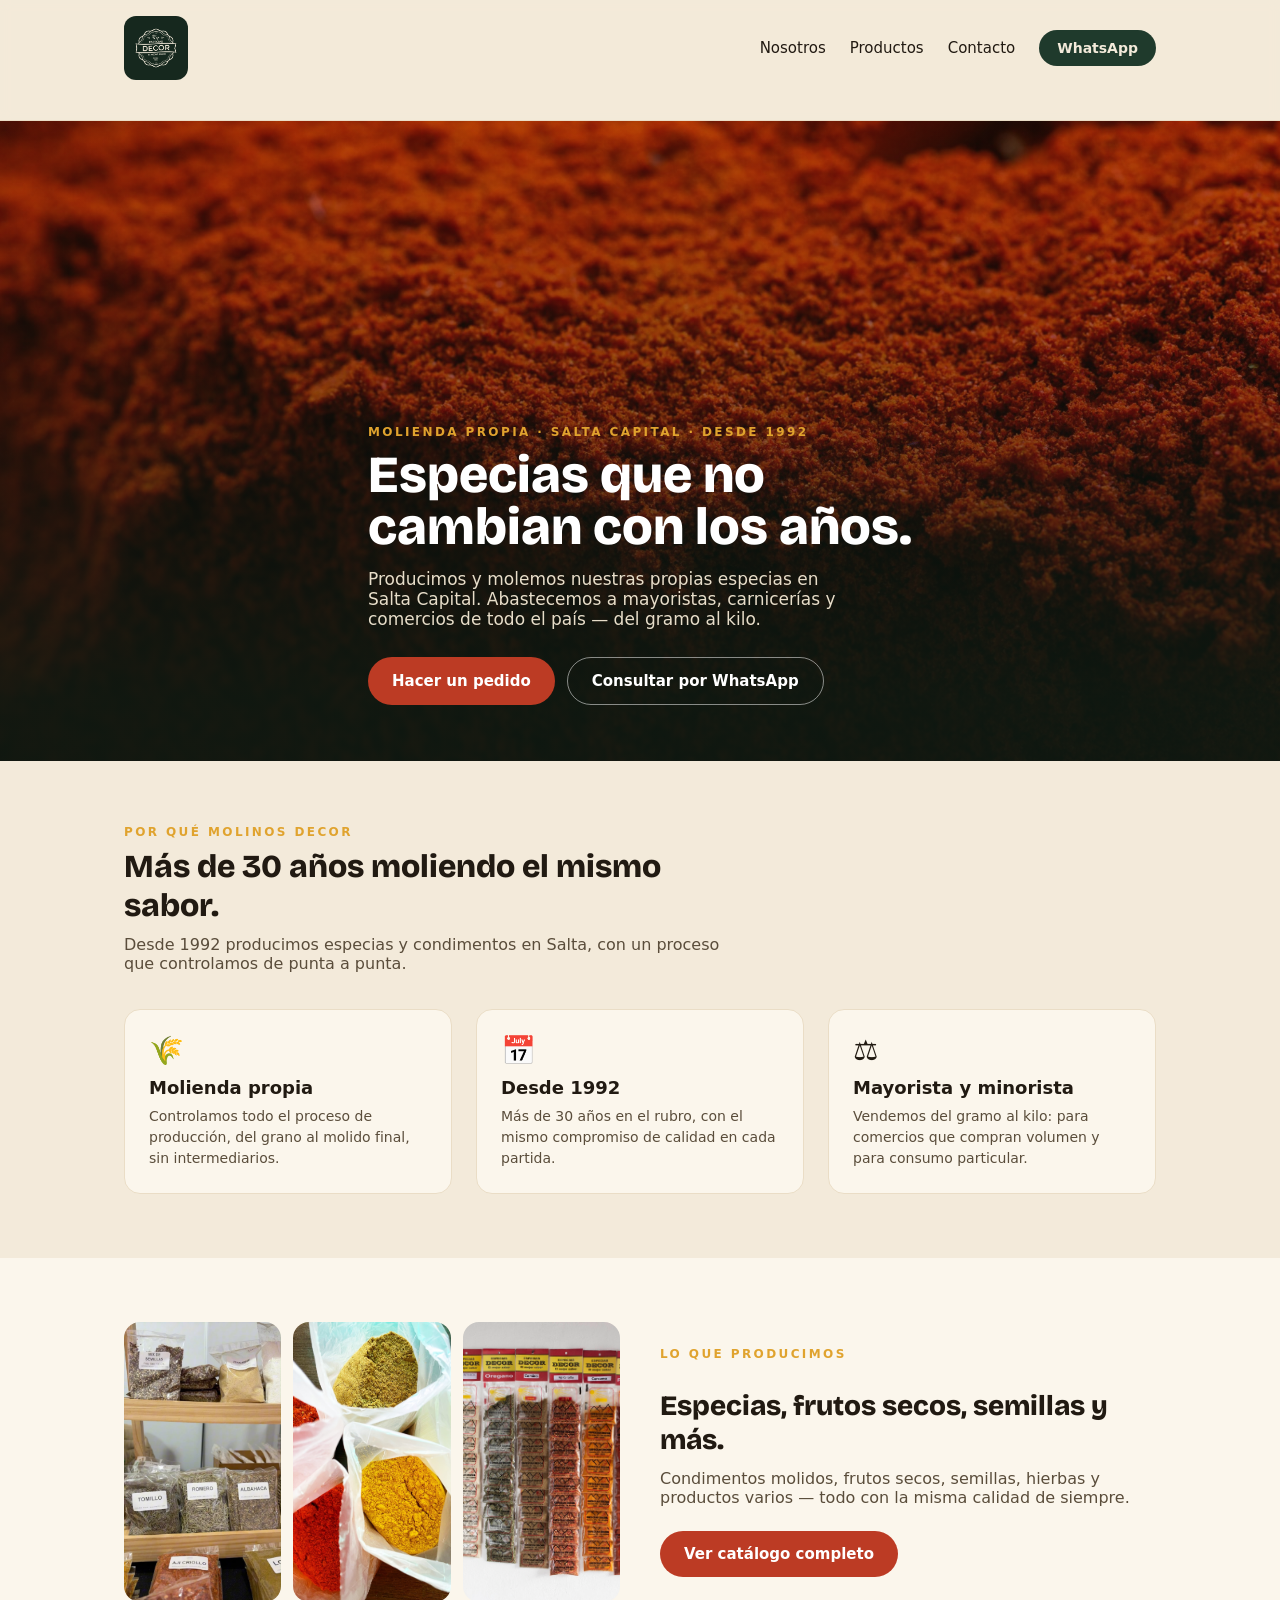
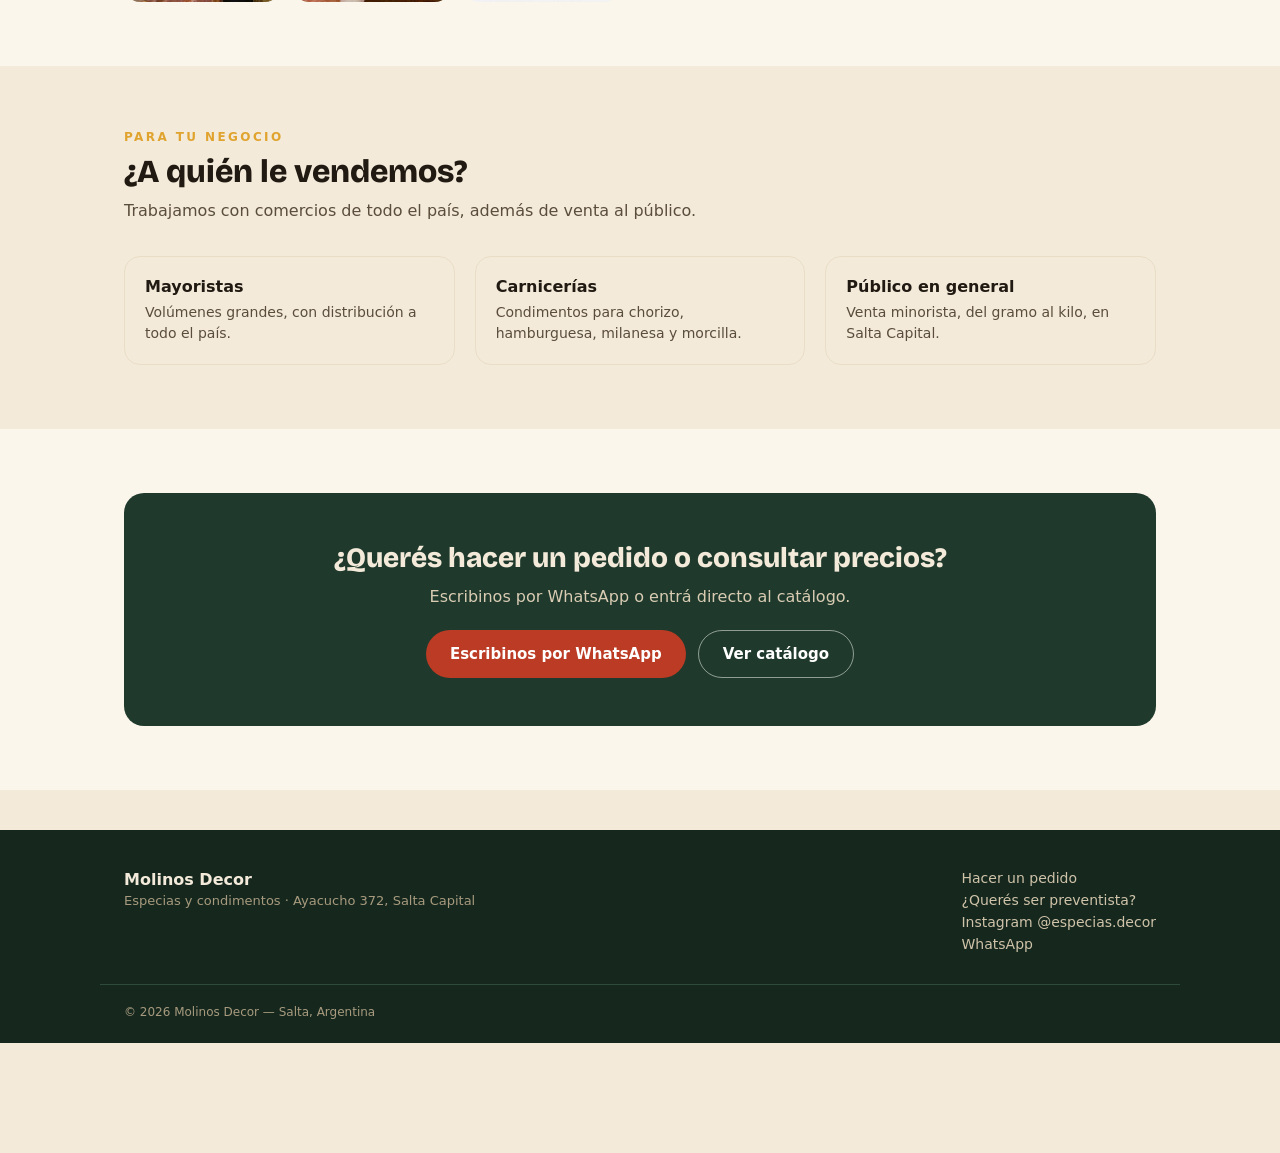
<file: index.html>
<!doctype html>
<html lang="es">
<head>
<meta charset="utf-8">
<meta name="viewport" content="width=device-width, initial-scale=1">
<title>Molinos Decor | Especias con molienda propia — Salta</title>
<meta name="description" content="Molinos Decor: especias y condimentos con molienda propia en Salta Capital desde 1992. Mayorista y minorista, distribución a todo el país.">
<link href="https://fonts.googleapis.com/css2?family=Bricolage+Grotesque:opsz,wght@12..96,700;12..96,800&family=Hanken+Grotesque:wght@400;500;600;700&display=swap" rel="stylesheet">
<link rel="stylesheet" href="styles.css">
</head>
<body>

<header class="l-header">
  <div class="l-wrap">
    <a class="l-brand" href="#"><img class="l-logo" src="images/logo.png" alt="Especias Decor - El mejor sabor - Desde 1992"></a>
    <nav class="l-nav">
      <a href="#diferencial">Nosotros</a>
      <a href="#productos">Productos</a>
      <a href="#contacto">Contacto</a>
      <a class="btn-wsp" href="https://wa.me/5493875397525?text=Hola%2C%20quiero%20conocer%20m%C3%A1s%20sobre%20Molinos%20Decor" target="_blank" rel="noopener">WhatsApp</a>
    </nav>
  </div>
</header>

<section class="l-hero" style="background-image:url('images/hero-pimenton.jpg')">
  <div class="l-wrap">
    <div class="eyebrow">Molienda propia · Salta Capital · Desde 1992</div>
    <h1>Especias que no<br>cambian con los años.</h1>
    <p>Producimos y molemos nuestras propias especias en Salta Capital. Abastecemos a mayoristas, carnicerías y comercios de todo el país — del gramo al kilo.</p>
    <div class="cta-row">
      <a class="btn btn-primary" href="catalogo.html">Hacer un pedido</a>
      <a class="btn btn-outline" href="https://wa.me/5493875397525?text=Hola%2C%20quiero%20consultar%20por%20Molinos%20Decor" target="_blank" rel="noopener">Consultar por WhatsApp</a>
    </div>
  </div>
</section>

<section class="section" id="diferencial">
  <div class="l-wrap">
    <div class="section-head">
      <div class="eyebrow">Por qué Molinos Decor</div>
      <h2>Más de 30 años moliendo el mismo sabor.</h2>
      <p>Desde 1992 producimos especias y condimentos en Salta, con un proceso que controlamos de punta a punta.</p>
    </div>
    <div class="features-grid">
      <div class="feature-card">
        <div class="ico">🌾</div>
        <h3>Molienda propia</h3>
        <p>Controlamos todo el proceso de producción, del grano al molido final, sin intermediarios.</p>
      </div>
      <div class="feature-card">
        <div class="ico">📅</div>
        <h3>Desde 1992</h3>
        <p>Más de 30 años en el rubro, con el mismo compromiso de calidad en cada partida.</p>
      </div>
      <div class="feature-card">
        <div class="ico">⚖️</div>
        <h3>Mayorista y minorista</h3>
        <p>Vendemos del gramo al kilo: para comercios que compran volumen y para consumo particular.</p>
      </div>
    </div>
  </div>
</section>

<section class="section alt" id="productos">
  <div class="l-wrap">
    <div class="split">
      <div class="duo"><img src="images/estante.jpg" alt="Estantería con productos Molinos Decor: tomillo, romero, albahaca, jengibre y mix de semillas"><img src="images/4-colores.jpg" alt="Pimentón, cúrcuma y otras especias molidas"><img src="images/tiras-web.jpg" alt="Tiras de especias Especias Decor: pimienta, orégano, comino, ají criollo, cúrcuma y pimentón"></div>
      <div>
        <div class="eyebrow">Lo que producimos</div>
        <h2>Especias, frutos secos, semillas y más.</h2>
        <p style="color:var(--muted);margin:0 0 24px">Condimentos molidos, frutos secos, semillas, hierbas y productos varios — todo con la misma calidad de siempre.</p>
        <div class="cta-row">
          <a class="btn btn-primary" href="catalogo.html">Ver catálogo completo</a>
        </div>
      </div>
    </div>
  </div>
</section>

<section class="section">
  <div class="l-wrap">
    <div class="section-head">
      <div class="eyebrow">Para tu negocio</div>
      <h2>¿A quién le vendemos?</h2>
      <p>Trabajamos con comercios de todo el país, además de venta al público.</p>
    </div>
    <div class="segments-grid">
      <div class="segment-card">
        <h3>Mayoristas</h3>
        <p>Volúmenes grandes, con distribución a todo el país.</p>
      </div>
      <div class="segment-card">
        <h3>Carnicerías</h3>
        <p>Condimentos para chorizo, hamburguesa, milanesa y morcilla.</p>
      </div>
      <div class="segment-card">
        <h3>Público en general</h3>
        <p>Venta minorista, del gramo al kilo, en Salta Capital.</p>
      </div>
    </div>
  </div>
</section>

<section class="section alt" id="contacto">
  <div class="l-wrap">
    <div class="contact-box">
      <h2>¿Querés hacer un pedido o consultar precios?</h2>
      <p>Escribinos por WhatsApp o entrá directo al catálogo.</p>
      <div class="cta-row">
        <a class="btn btn-primary" href="https://wa.me/5493875397525?text=Hola%2C%20quiero%20hacer%20una%20consulta" target="_blank" rel="noopener">Escribinos por WhatsApp</a>
        <a class="btn btn-outline" style="border-color:rgba(255,255,255,.5);color:#fff" href="catalogo.html">Ver catálogo</a>
      </div>
    </div>
  </div>
</section>

<footer class="l-footer">
  <div class="l-wrap">
    <div>
      <h4>Molinos Decor</h4>
      <p class="muted-sm">Especias y condimentos · Ayacucho 372, Salta Capital</p>
    </div>
    <nav>
      <a href="catalogo.html">Hacer un pedido</a>
      <a href="https://wa.me/5493875397525?text=Hola%2C%20me%20interesa%20trabajar%20como%20preventista%20de%20Molinos%20Decor" target="_blank" rel="noopener">¿Querés ser preventista?</a>
      <a href="https://instagram.com/especias.decor" target="_blank" rel="noopener">Instagram @especias.decor</a>
      <a href="https://wa.me/5493875397525" target="_blank" rel="noopener">WhatsApp</a>
    </nav>
  </div>
  <div class="bottom">
    <span>© 2026 Molinos Decor — Salta, Argentina</span>
  </div>
</footer>

</body>
</html>
</file>
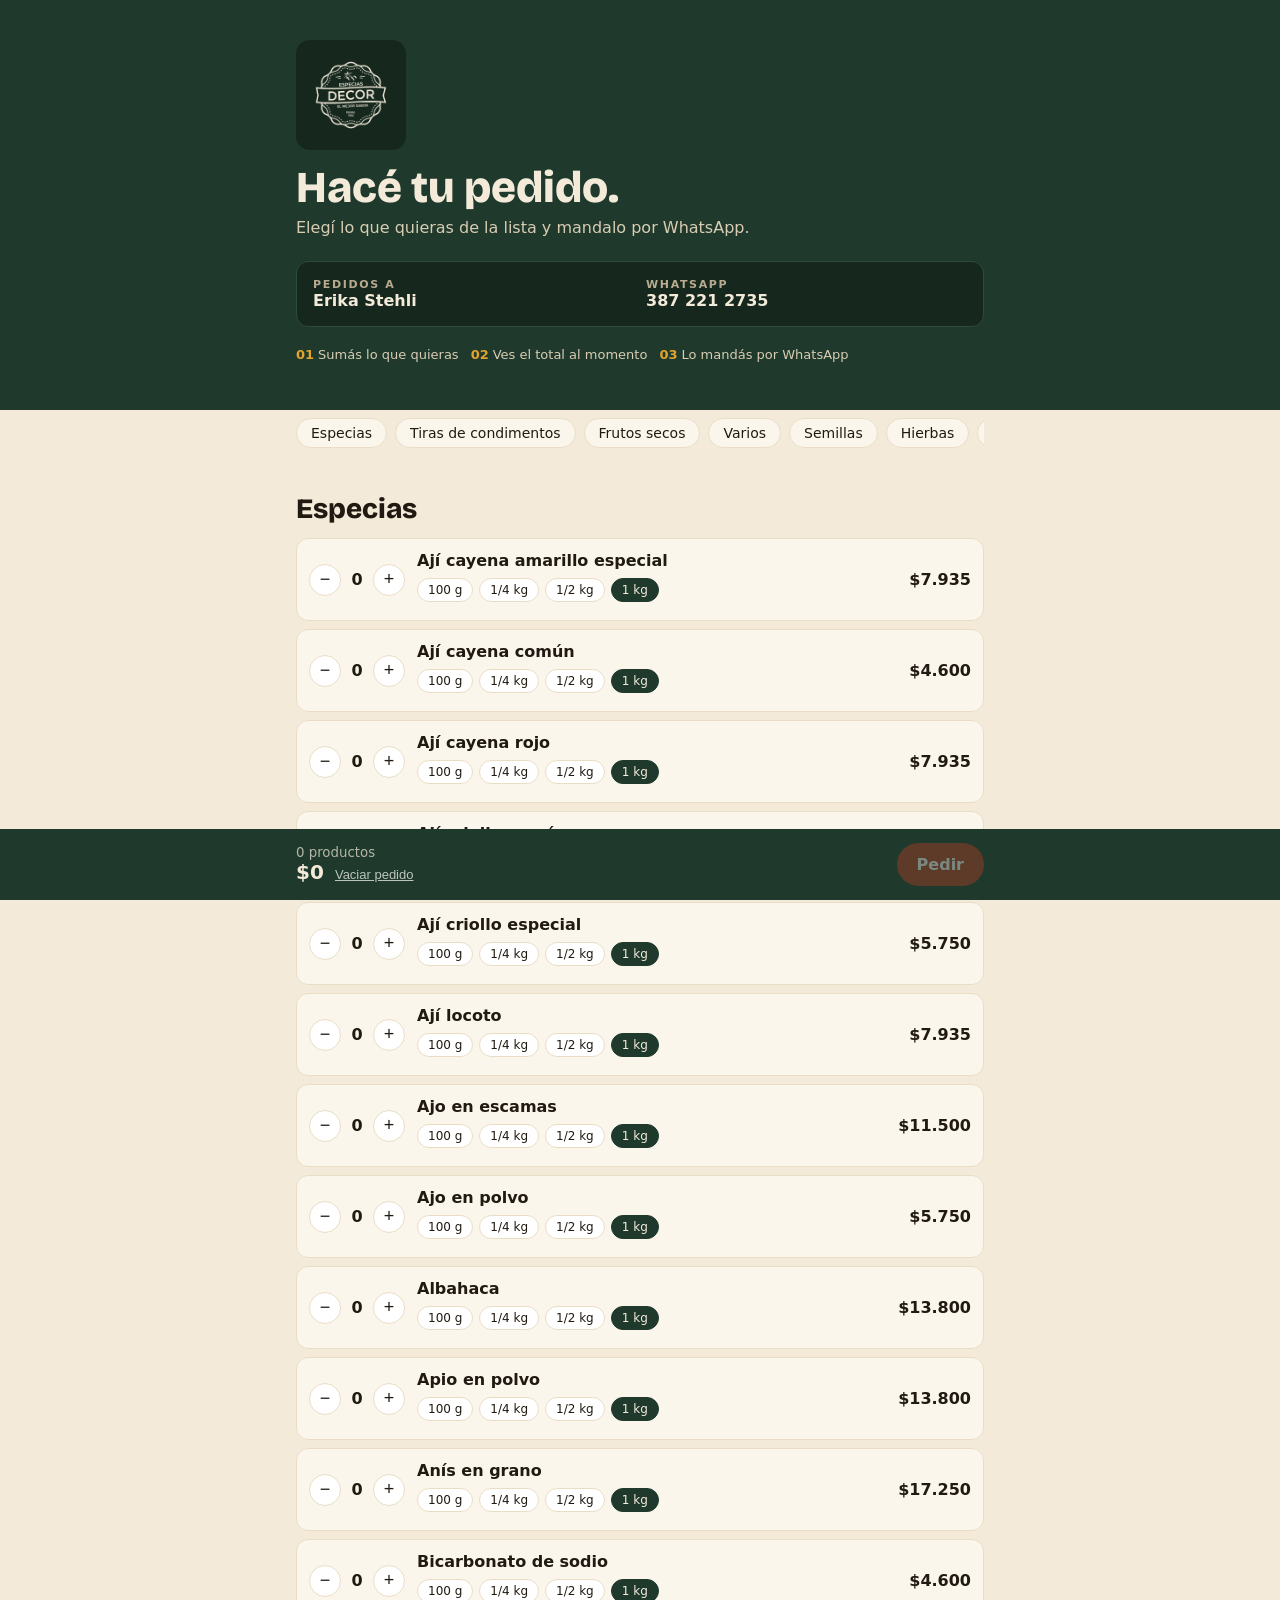
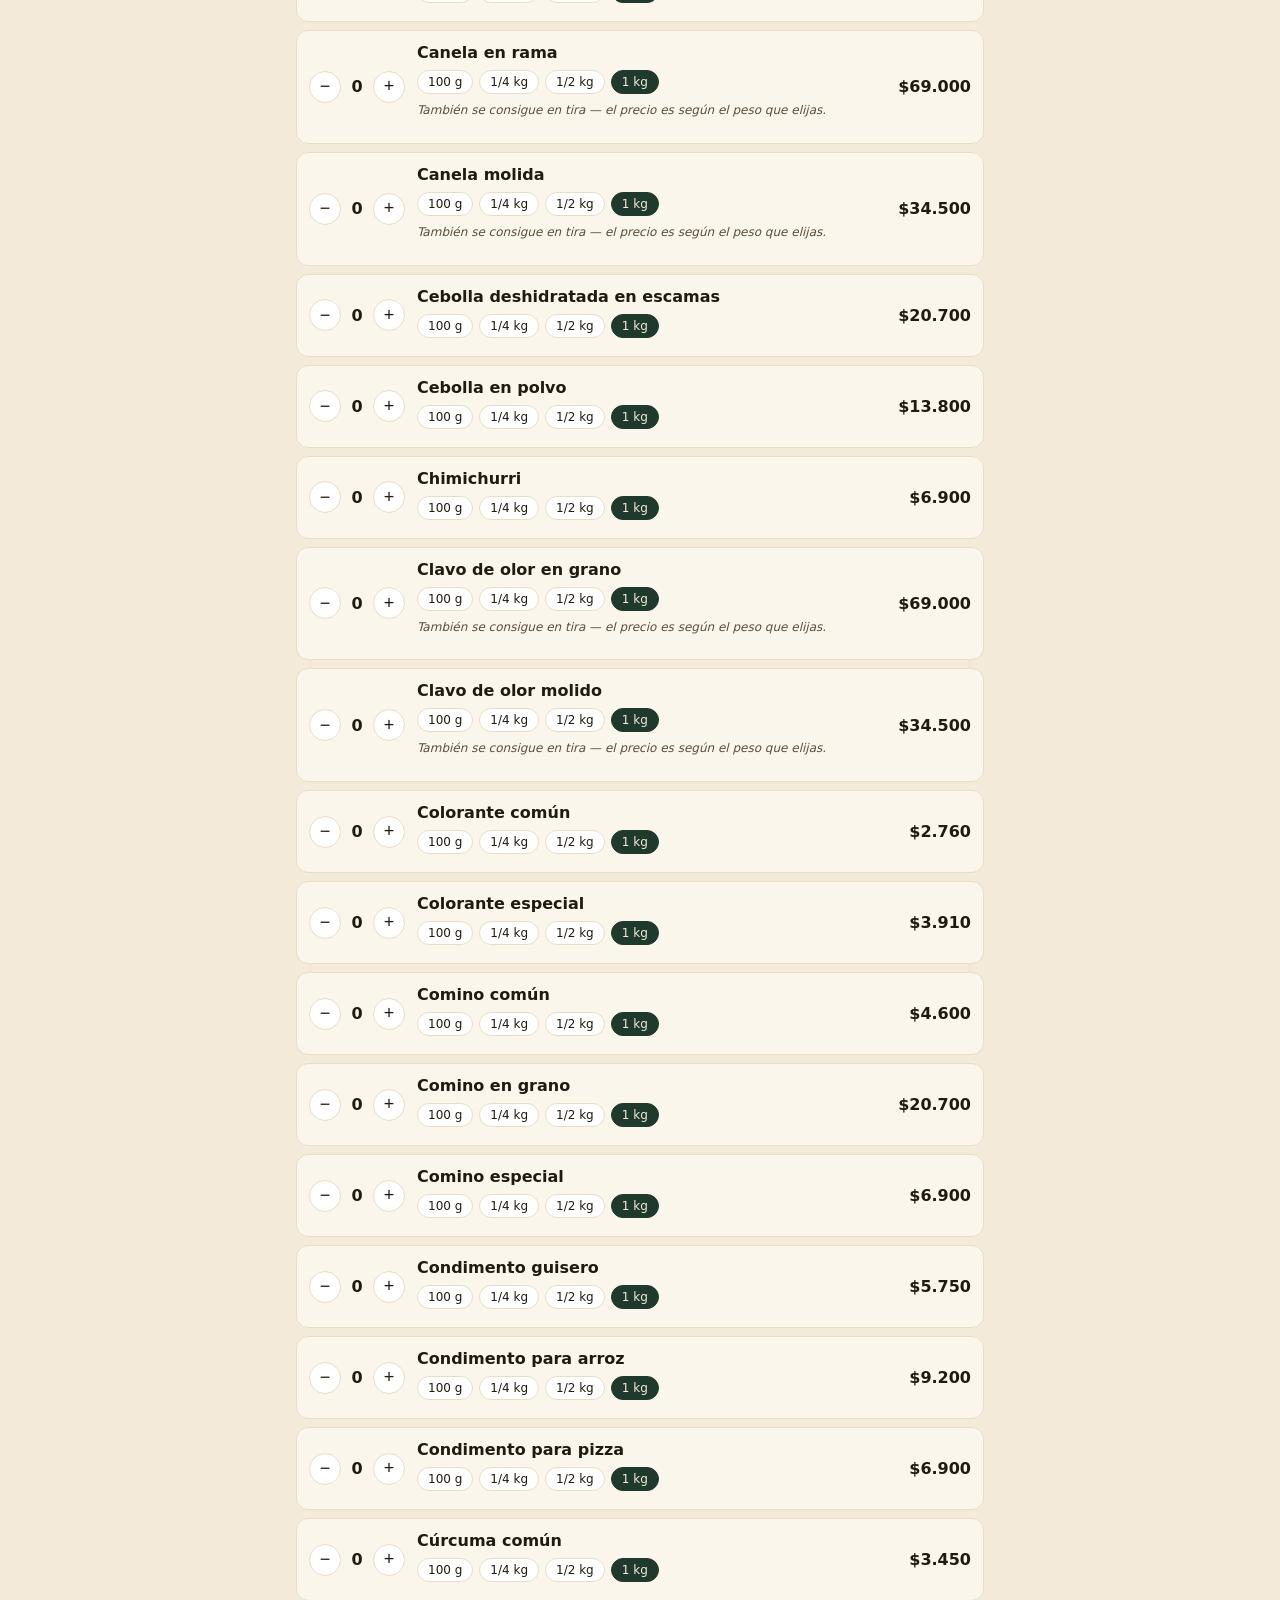
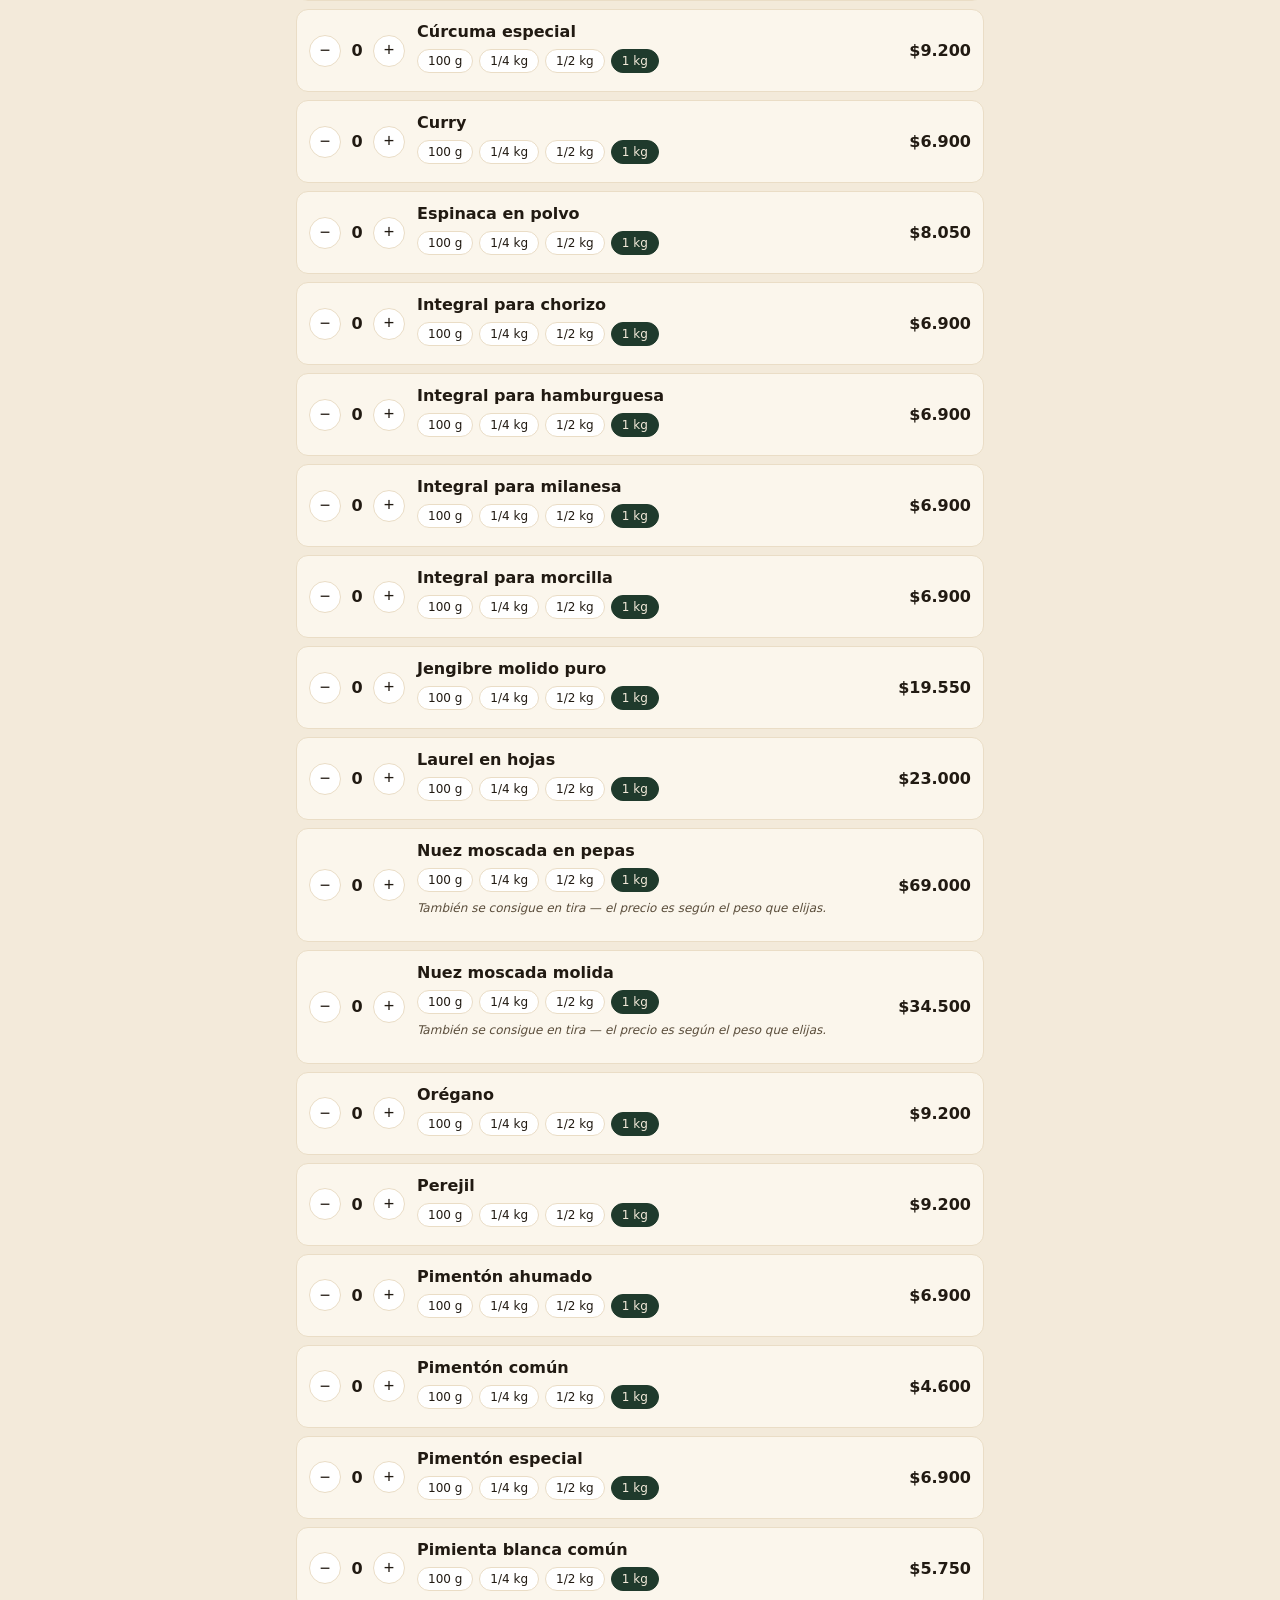
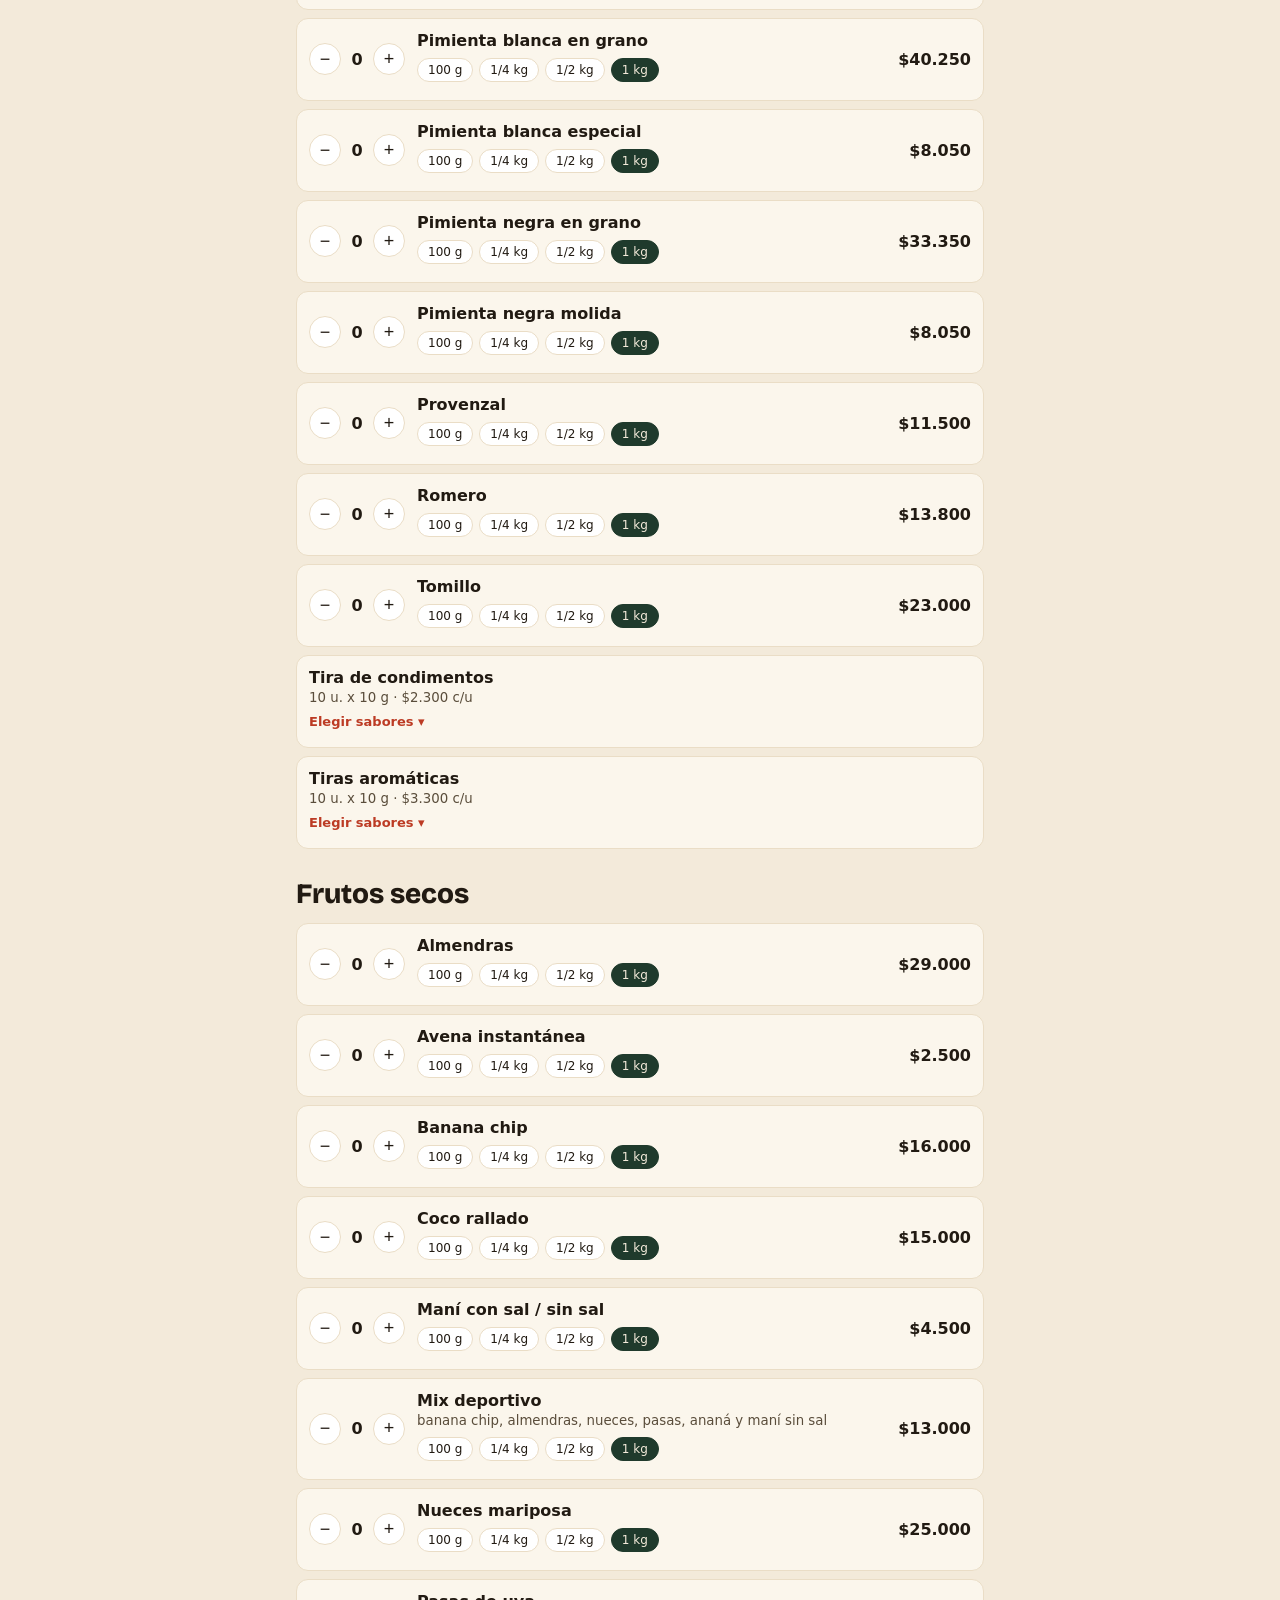
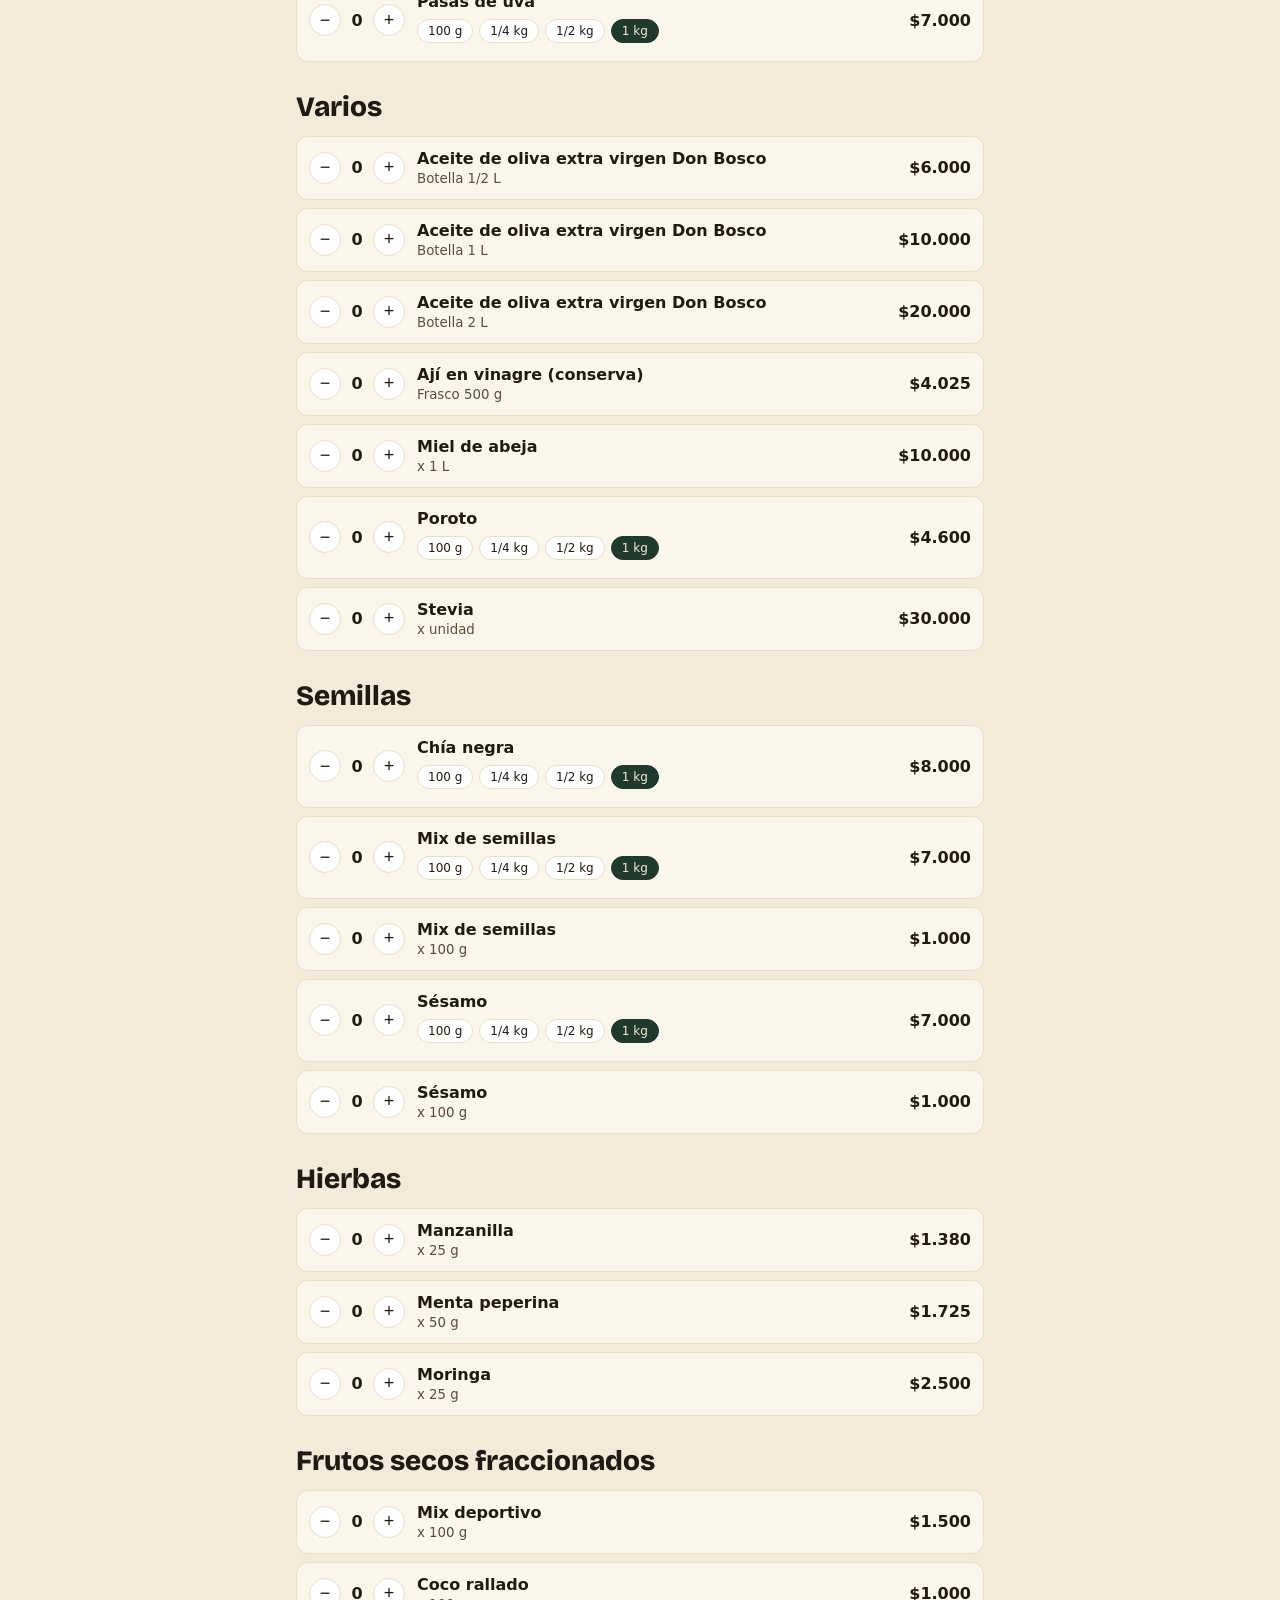
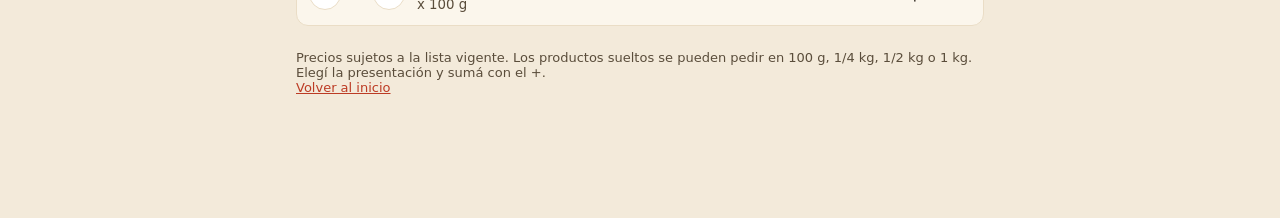
<file: erika/index.html>
<!doctype html>
<html lang="es">
<head>
<meta charset="utf-8">
<meta name="viewport" content="width=device-width, initial-scale=1">
<meta name="robots" content="noindex, nofollow">
<title>Pedidos a Erika — Especias Decor</title>
<link href="https://fonts.googleapis.com/css2?family=Bricolage+Grotesque:opsz,wght@12..96,700;12..96,800&family=Hanken+Grotesque:wght@400;500;600;700&display=swap" rel="stylesheet">
<link rel="stylesheet" href="../styles.css">
</head>
<body>
<div class="wrap">
  <header class="hero">
    <img class="logo-hero" src="../images/logo.png" alt="Especias Decor - El mejor sabor - Desde 1992">
    <h1>Hacé tu pedido.</h1>
    <p class="intro">Elegí lo que quieras de la lista y mandalo por WhatsApp.</p>
    <div class="datos">
      <div><span>PEDIDOS A</span><strong>Erika Stehli</strong></div>
      <div><span>WHATSAPP</span><strong>387 221 2735</strong></div>
    </div>
    <div class="pasos">
      <div><b>01</b>Sumás lo que quieras</div>
      <div><b>02</b>Ves el total al momento</div>
      <div><b>03</b>Lo mandás por WhatsApp</div>
    </div>
  </header>

  <nav class="tabs" id="tabs"></nav>
  <main id="lista"></main>

  <p class="nota">Precios sujetos a la lista vigente. Los productos sueltos se pueden pedir en 100 g, 1/4 kg, 1/2 kg o 1 kg. Elegí la presentación y sumá con el +.<br><a href="../index.html">Volver al inicio</a></p>
</div>

<div class="barra vacia" id="barra">
  <div class="wrap">
    <div class="tot">
      <small id="cuenta">0 productos</small>
      <strong id="total">$0</strong>
      <button id="vaciar">Vaciar pedido</button>
    </div>
    <a id="pedir" href="#" target="_blank" rel="noopener">Pedir</a>
  </div>
</div>

<script src="../productos.js"></script>
<script>
/* ===== CONTACTO DE ESTA PÁGINA (no hace falta tocar nada más) ===== */
const CONTACTO = {
  nombre: 'Erika Stehli',
  whatsapp: '5493872212735'
};

/* ===== LÓGICA (no hace falta tocar) ===== */
const carrito = {};      // clave "indice|presentacion" → cantidad
const elegida = {};      // indice → presentación seleccionada
const $ = id => document.getElementById(id);

function render(){
  const cats = [...new Set(PRODUCTOS.map(p => p.categoria))];
  const tabLinks = cats.map(c => `<a href="#${slug(c)}">${c}</a>`);
  tabLinks.splice(1, 0, '<a href="#tiras">Tiras de condimentos</a>');
  $('tabs').innerHTML = tabLinks.join('');
  $('lista').innerHTML = cats.map(c => `
    <h2 id="${slug(c)}">${c}</h2>
    ${PRODUCTOS.map((p,i) => {
      if (p.categoria !== c) return '';
      if (porKilo(p)) elegida[i] = '1kg';
      if (p.sabores) return `
      ${p.nombre === 'Tira de condimentos' ? '<div id="tiras" style="scroll-margin-top:60px"></div>' : ''}
      <div class="item sabor-item" id="item-${i}">
        <div class="info">
          <strong>${p.nombre}</strong>
          <small>${p.formato} · ${plata(p.precio)} c/u</small>
          <details class="sabores">
            <summary>Elegir sabores</summary>
            <div class="sabor-list">
              ${p.sabores.map((s,si) => `
                <div class="sabor-row">
                  <span>${typeof s === 'string' ? s : s.nombre}${typeof s === 'object' && s.confirmar ? ' <span class="tag-confirmar">(a confirmar)</span>' : ''}</span>
                  <div class="qty mini">
                    <button onclick="cambiarSabor(${i},${si},-1)" aria-label="Quitar">−</button>
                    <span id="qs-${i}-${si}">0</span>
                    <button onclick="cambiarSabor(${i},${si},1)" aria-label="Agregar">+</button>
                  </div>
                </div>`).join('')}
            </div>
          </details>
          <div class="sumado" id="sum-${i}"></div>
          ${p.nota ? `<p class="nota-item">${p.nota}</p>` : ''}
        </div>
      </div>`;
      return `
      <div class="item" id="item-${i}">
        <div class="qty">
          <button onclick="cambiar(${i},-1)" aria-label="Quitar">−</button>
          <span id="q-${i}">0</span>
          <button onclick="cambiar(${i},1)" aria-label="Agregar">+</button>
        </div>
        <div class="info">
          <strong>${p.nombre}</strong>
          ${detalle(p) ? `<small>${detalle(p)}</small>` : ''}
          ${porKilo(p) ? `<div class="chips" id="chips-${i}">${PRESENTACIONES.map(x =>
            `<button class="chip${x.id === '1kg' ? ' on' : ''}" data-p="${x.id}" onclick="elegir(${i},'${x.id}')">${x.etiqueta}</button>`).join('')}</div>
            <div class="sumado" id="sum-${i}"></div>` : ''}
          ${p.nota ? `<p class="nota-item">${p.nota}</p>` : ''}
        </div>
        <div class="precio" id="pr-${i}">${plata(precioDe(i, elegida[i]))}</div>
      </div>`;
    }).join('')}
  `).join('');
}

function clave(i){ return i + '|' + (elegida[i] || ''); }

function elegir(i, presId){
  elegida[i] = presId;
  document.querySelectorAll(`#chips-${i} .chip`).forEach(b => b.classList.toggle('on', b.dataset.p === presId));
  $('pr-' + i).textContent = plata(precioDe(i, presId));
  $('q-' + i).textContent = carrito[clave(i)] || 0;
}

function cambiar(i, d){
  const k = clave(i);
  carrito[k] = Math.max(0, (carrito[k] || 0) + d);
  if (!carrito[k]) delete carrito[k];
  pintarItem(i);
  actualizar();
}

function pintarItem(i){
  $('q-' + i).textContent = carrito[clave(i)] || 0;
  const delItem = Object.keys(carrito).filter(k => k.split('|')[0] == i);
  $('item-' + i).classList.toggle('activo', delItem.length > 0);
  const s = $('sum-' + i);
  if (s) s.textContent = delItem.length
    ? 'En el pedido: ' + delItem.map(k => carrito[k] + ' x ' + etiquetaDe(i, k.split('|')[1])).join(' · ')
    : '';
}

function claveSabor(i, si){ return i + '|@' + si; }

function cambiarSabor(i, si, d){
  const k = claveSabor(i, si);
  carrito[k] = Math.max(0, (carrito[k] || 0) + d);
  if (!carrito[k]) delete carrito[k];
  pintarSaborItem(i);
  actualizar();
}

function pintarSaborItem(i){
  const p = PRODUCTOS[i];
  p.sabores.forEach((s, si) => {
    $('qs-' + i + '-' + si).textContent = carrito[claveSabor(i, si)] || 0;
  });
  const elegidos = p.sabores.map((s, si) => ({ nombre: typeof s === 'string' ? s : s.nombre, qty: carrito[claveSabor(i, si)] || 0 })).filter(e => e.qty > 0);
  $('item-' + i).classList.toggle('activo', elegidos.length > 0);
  const sum = $('sum-' + i);
  if (sum) sum.textContent = elegidos.length
    ? 'En el pedido: ' + elegidos.map(e => e.qty + ' x ' + e.nombre).join(' · ')
    : '';
}

function infoDeClave(k){
  const [iStr, variant] = k.split('|');
  const i = +iStr;
  if (variant && variant[0] === '@') {
    const sab = PRODUCTOS[i].sabores[+variant.slice(1)];
    const nombre = typeof sab === 'string' ? sab : sab.nombre;
    const confirmar = typeof sab === 'object' && sab.confirmar;
    return { nombre: `${PRODUCTOS[i].nombre} - ${nombre}`, precio: confirmar ? 0 : PRODUCTOS[i].precio, confirmar };
  }
  return { nombre: `${PRODUCTOS[i].nombre} (${etiquetaDe(i, variant)})`, precio: precioDe(i, variant), confirmar: false };
}

function actualizar(){
  const ks = Object.keys(carrito);
  const cant = ks.reduce((a,k) => a + carrito[k], 0);
  const total = ks.reduce((a,k) => a + carrito[k] * infoDeClave(k).precio, 0);
  $('cuenta').textContent = cant + (cant === 1 ? ' producto' : ' productos');
  $('total').textContent = plata(total);
  $('barra').classList.toggle('vacia', cant === 0);

  const lineas = ks.map(k => {
    const info = infoDeClave(k);
    const precioTxt = info.confirmar ? 'precio a confirmar' : plata(carrito[k] * info.precio);
    return `• ${carrito[k]} x ${info.nombre} — ${precioTxt}`;
  }).join('\n');
  const msg = `*Pedido Especias Decor*\n\nHola ${CONTACTO.nombre}, quiero hacer este pedido:\n\n${lineas}\n\n*Total: ${plata(total)}*\n\nGracias.`;
  $('pedir').href = `https://wa.me/${CONTACTO.whatsapp}?text=${encodeURIComponent(msg)}`;
}

$('vaciar').onclick = () => {
  const items = new Set(Object.keys(carrito).map(k => +k.split('|')[0]));
  Object.keys(carrito).forEach(k => delete carrito[k]);
  items.forEach(i => PRODUCTOS[i].sabores ? pintarSaborItem(i) : pintarItem(i));
  actualizar();
};

render(); actualizar();
</script>
</body>
</html>
</file>
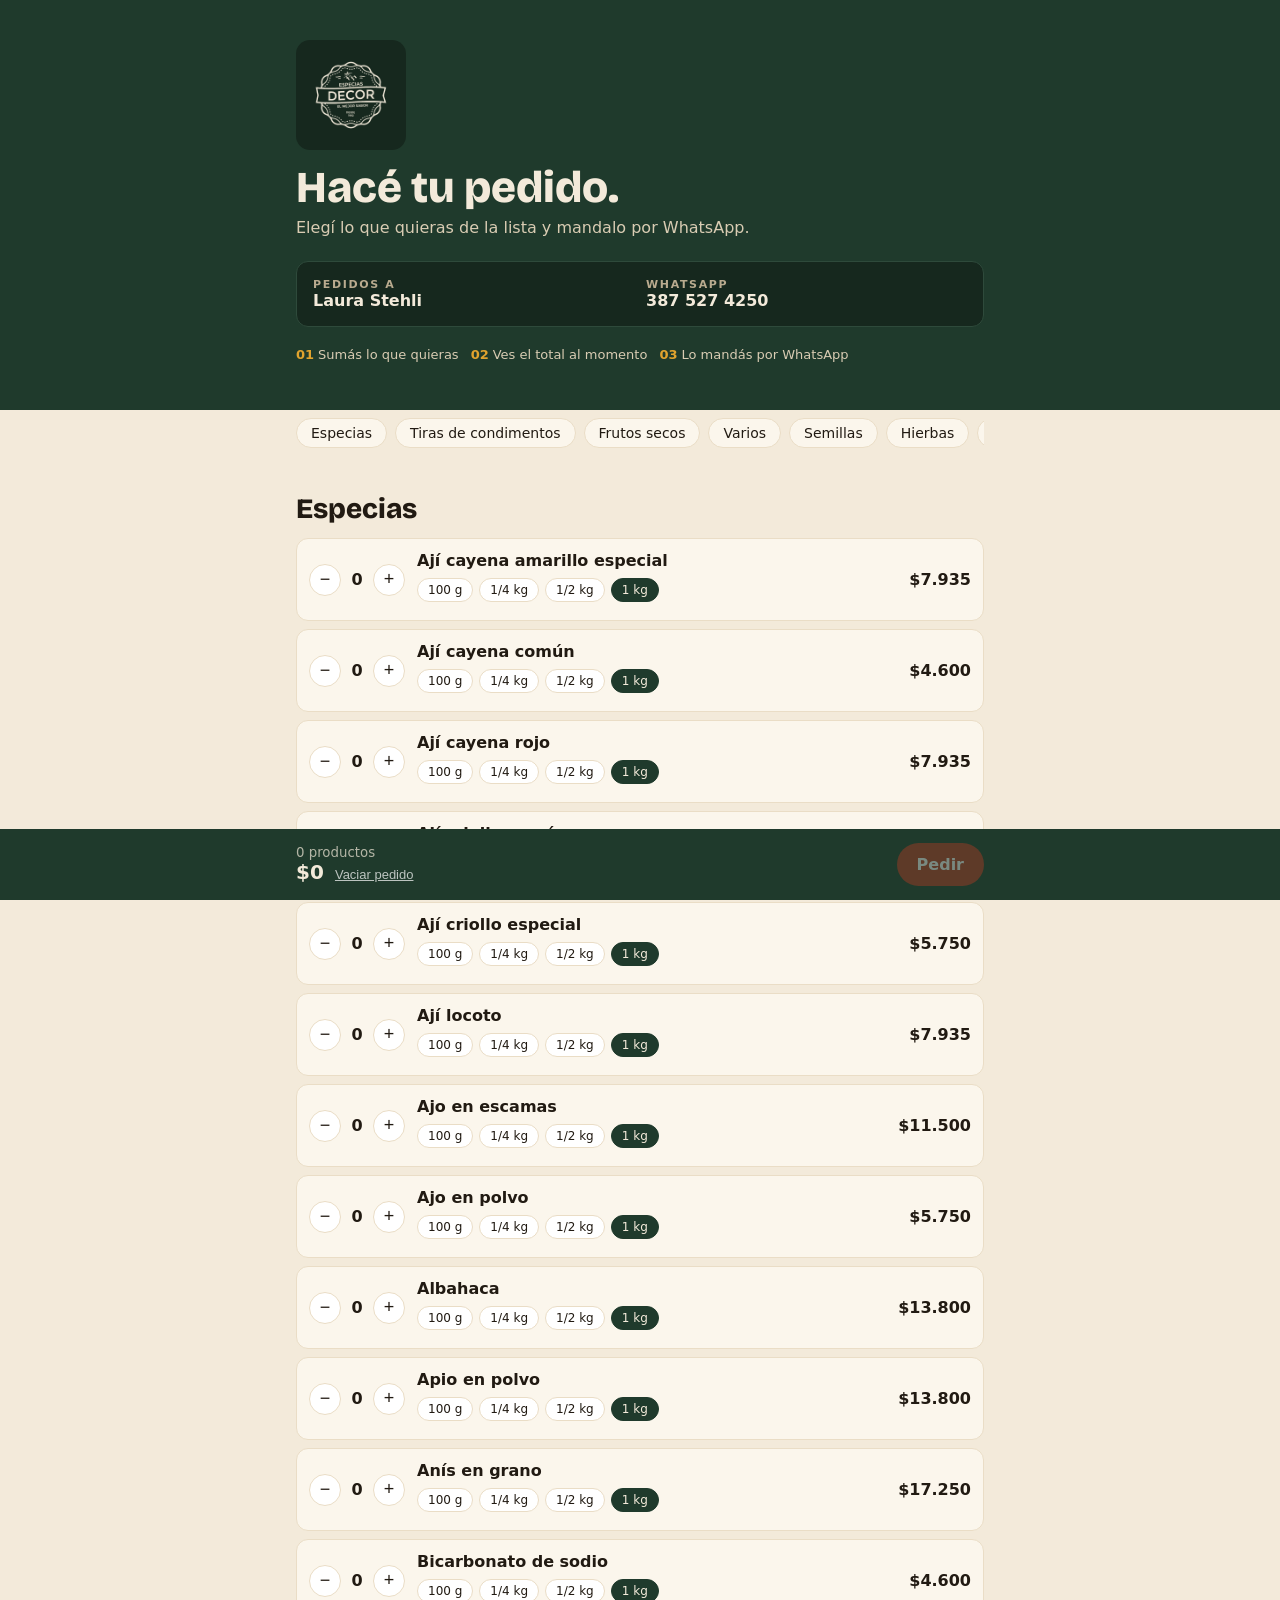
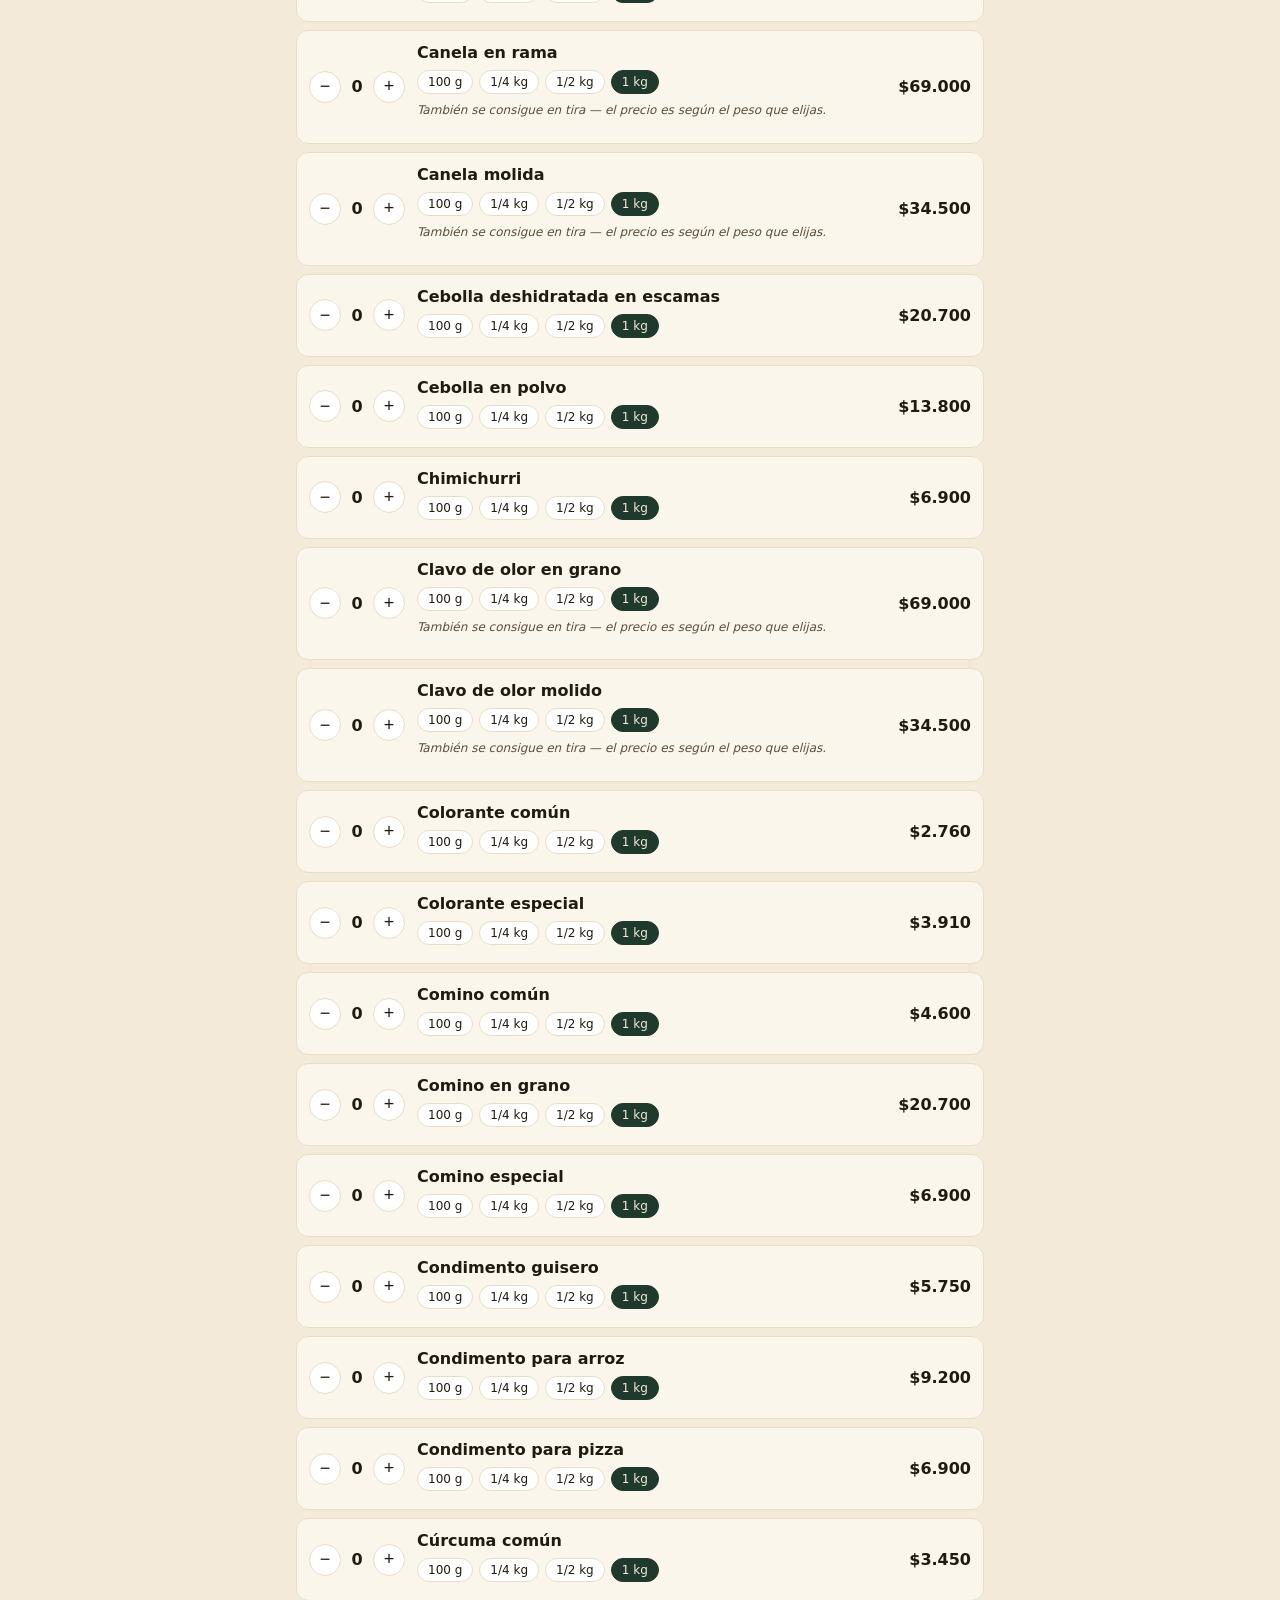
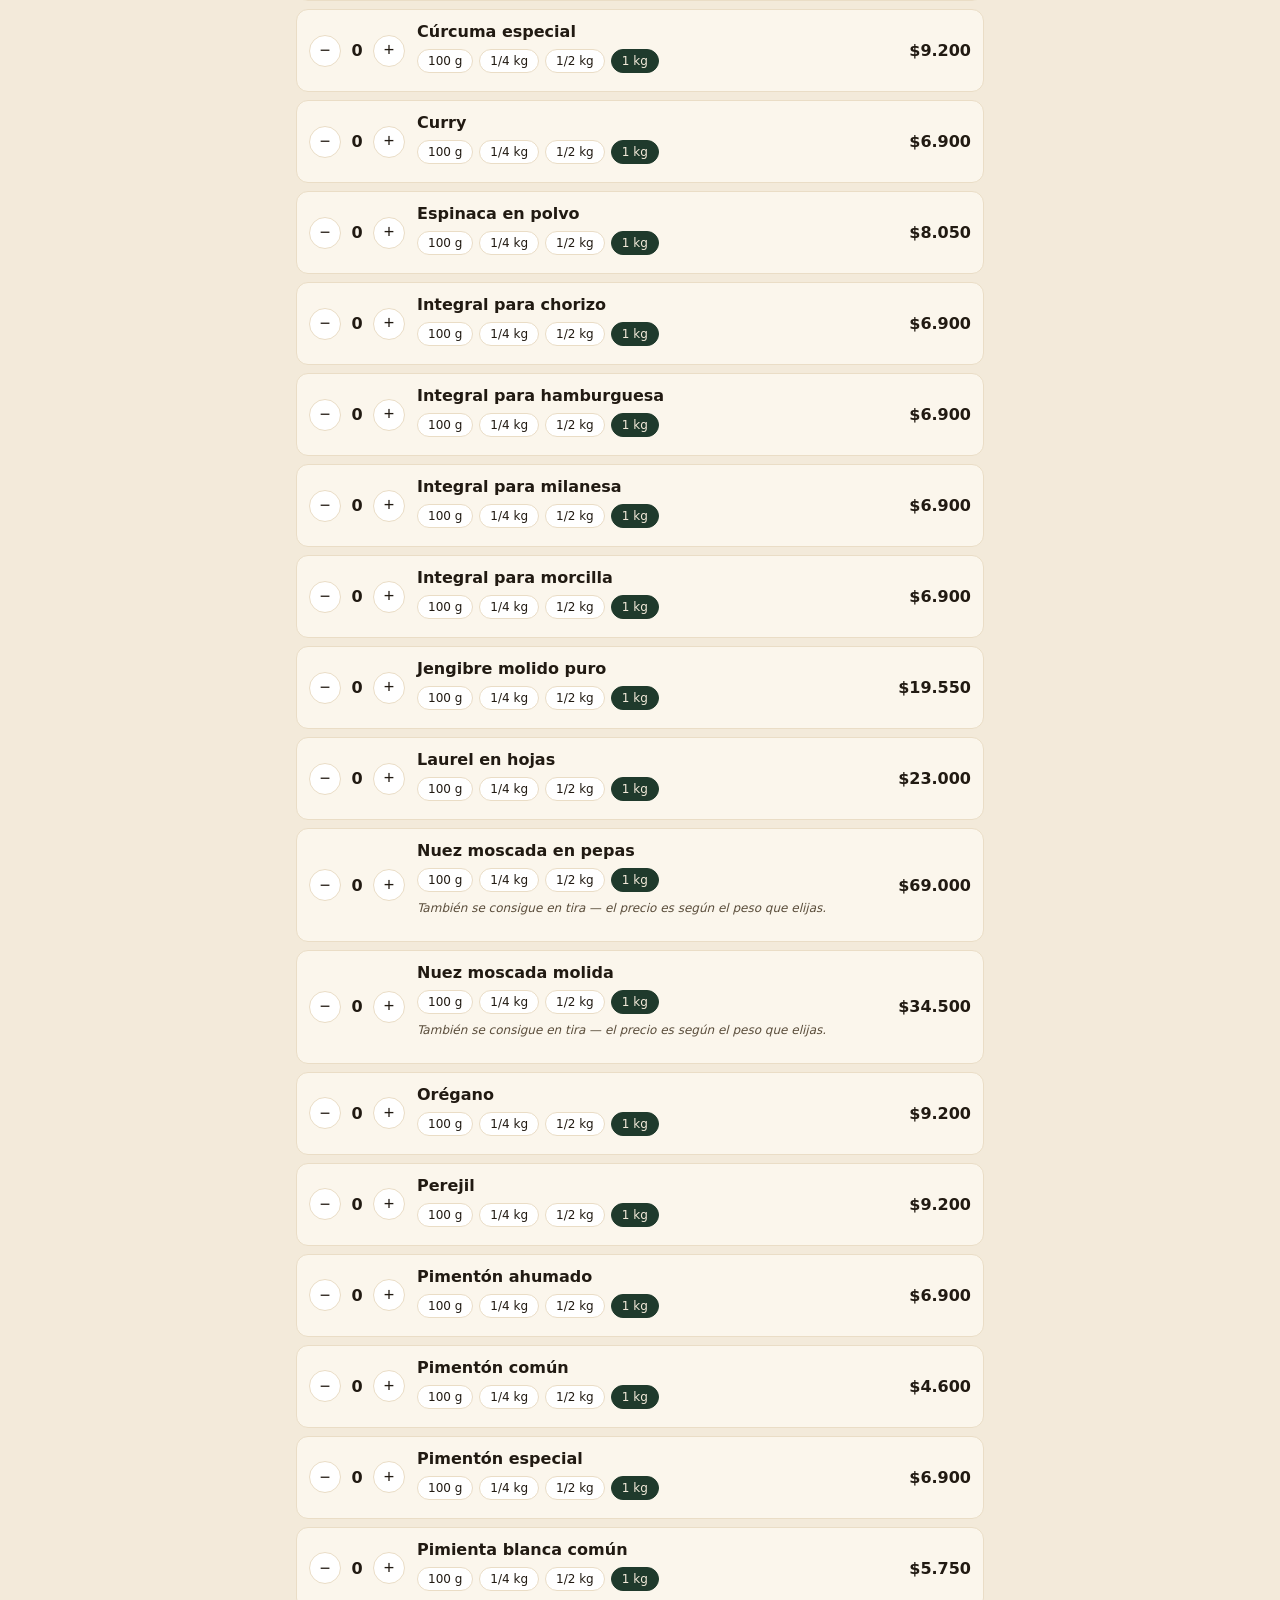
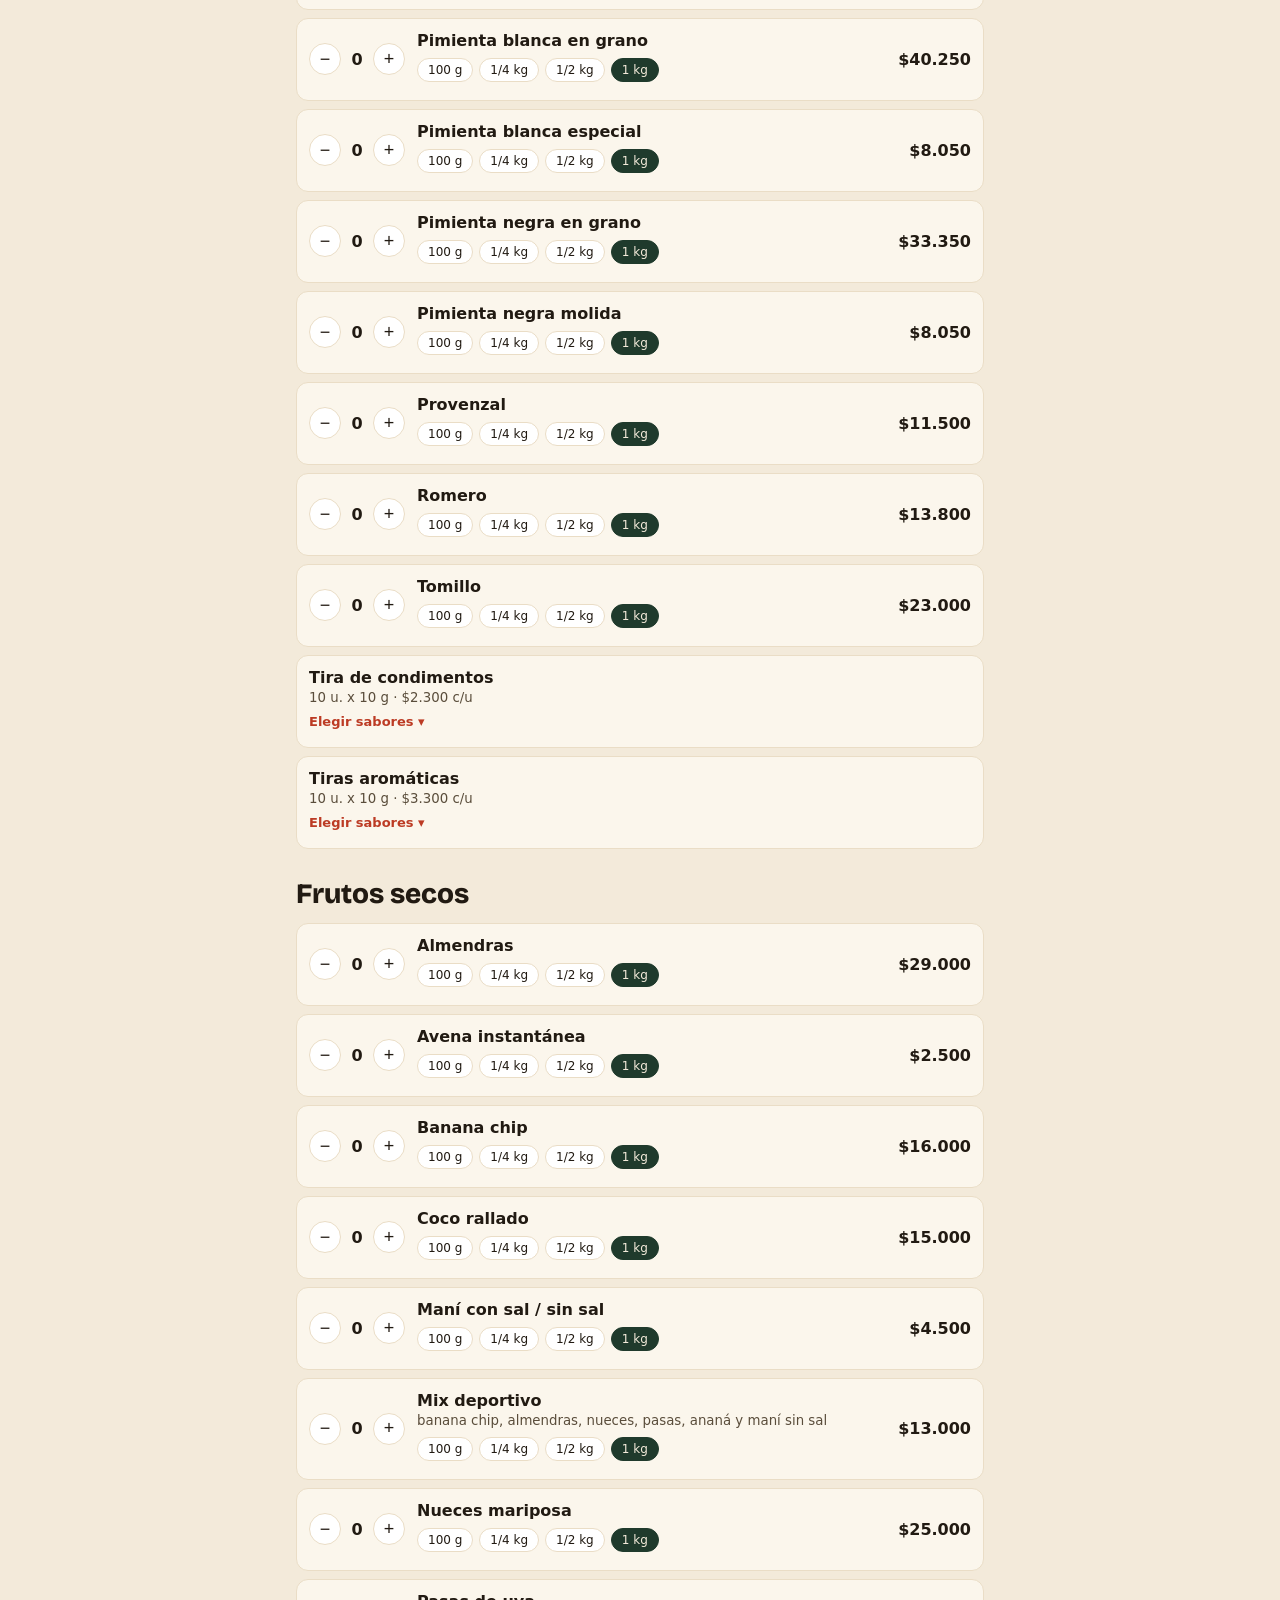
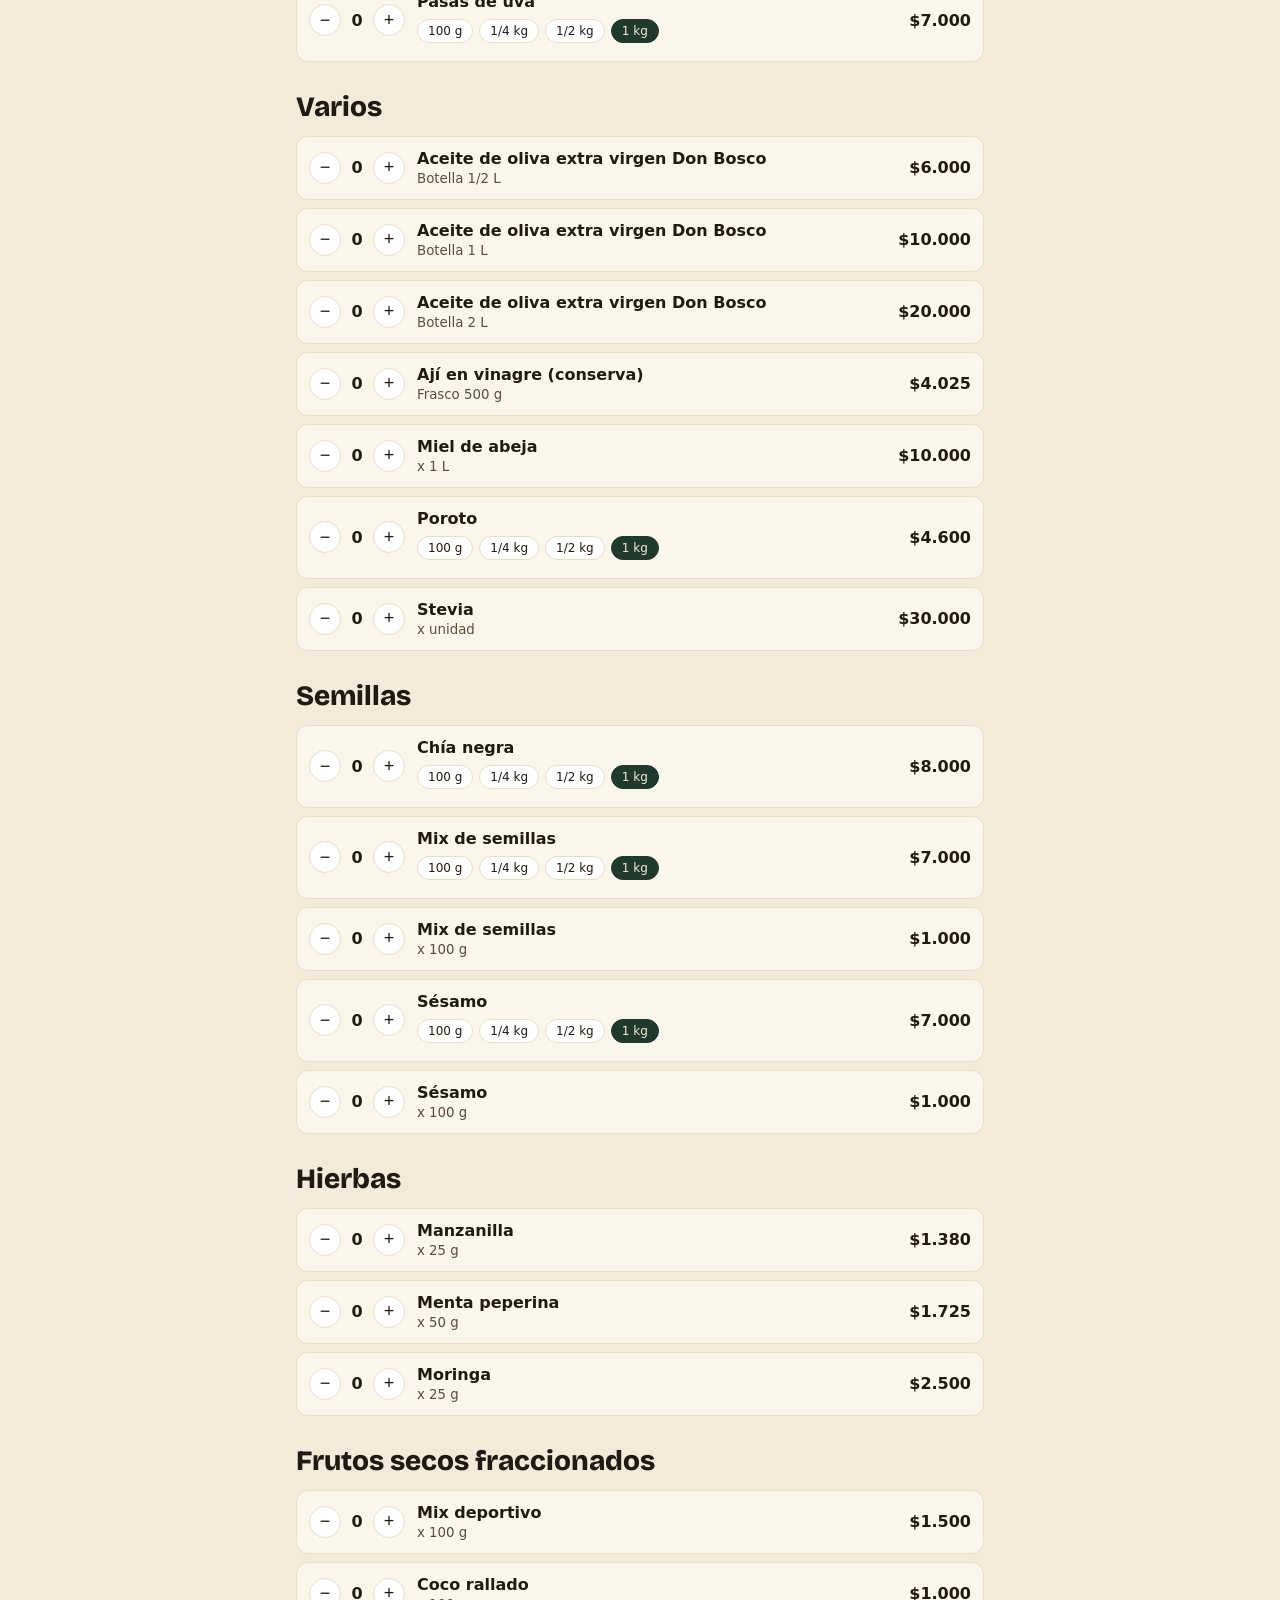
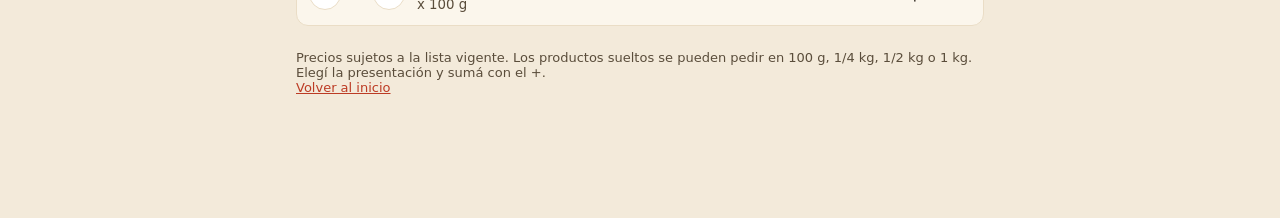
<file: laura/index.html>
<!doctype html>
<html lang="es">
<head>
<meta charset="utf-8">
<meta name="viewport" content="width=device-width, initial-scale=1">
<meta name="robots" content="noindex, nofollow">
<title>Pedidos a Laura — Especias Decor</title>
<link href="https://fonts.googleapis.com/css2?family=Bricolage+Grotesque:opsz,wght@12..96,700;12..96,800&family=Hanken+Grotesque:wght@400;500;600;700&display=swap" rel="stylesheet">
<link rel="stylesheet" href="../styles.css">
</head>
<body>
<div class="wrap">
  <header class="hero">
    <img class="logo-hero" src="../images/logo.png" alt="Especias Decor - El mejor sabor - Desde 1992">
    <h1>Hacé tu pedido.</h1>
    <p class="intro">Elegí lo que quieras de la lista y mandalo por WhatsApp.</p>
    <div class="datos">
      <div><span>PEDIDOS A</span><strong>Laura Stehli</strong></div>
      <div><span>WHATSAPP</span><strong>387 527 4250</strong></div>
    </div>
    <div class="pasos">
      <div><b>01</b>Sumás lo que quieras</div>
      <div><b>02</b>Ves el total al momento</div>
      <div><b>03</b>Lo mandás por WhatsApp</div>
    </div>
  </header>

  <nav class="tabs" id="tabs"></nav>
  <main id="lista"></main>

  <p class="nota">Precios sujetos a la lista vigente. Los productos sueltos se pueden pedir en 100 g, 1/4 kg, 1/2 kg o 1 kg. Elegí la presentación y sumá con el +.<br><a href="../index.html">Volver al inicio</a></p>
</div>

<div class="barra vacia" id="barra">
  <div class="wrap">
    <div class="tot">
      <small id="cuenta">0 productos</small>
      <strong id="total">$0</strong>
      <button id="vaciar">Vaciar pedido</button>
    </div>
    <a id="pedir" href="#" target="_blank" rel="noopener">Pedir</a>
  </div>
</div>

<script src="../productos.js"></script>
<script>
/* ===== CONTACTO DE ESTA PÁGINA (no hace falta tocar nada más) ===== */
const CONTACTO = {
  nombre: 'Laura Stehli',
  whatsapp: '5493875274250'
};

/* ===== LÓGICA (no hace falta tocar) ===== */
const carrito = {};      // clave "indice|presentacion" → cantidad
const elegida = {};      // indice → presentación seleccionada
const $ = id => document.getElementById(id);

function render(){
  const cats = [...new Set(PRODUCTOS.map(p => p.categoria))];
  const tabLinks = cats.map(c => `<a href="#${slug(c)}">${c}</a>`);
  tabLinks.splice(1, 0, '<a href="#tiras">Tiras de condimentos</a>');
  $('tabs').innerHTML = tabLinks.join('');
  $('lista').innerHTML = cats.map(c => `
    <h2 id="${slug(c)}">${c}</h2>
    ${PRODUCTOS.map((p,i) => {
      if (p.categoria !== c) return '';
      if (porKilo(p)) elegida[i] = '1kg';
      if (p.sabores) return `
      ${p.nombre === 'Tira de condimentos' ? '<div id="tiras" style="scroll-margin-top:60px"></div>' : ''}
      <div class="item sabor-item" id="item-${i}">
        <div class="info">
          <strong>${p.nombre}</strong>
          <small>${p.formato} · ${plata(p.precio)} c/u</small>
          <details class="sabores">
            <summary>Elegir sabores</summary>
            <div class="sabor-list">
              ${p.sabores.map((s,si) => `
                <div class="sabor-row">
                  <span>${typeof s === 'string' ? s : s.nombre}${typeof s === 'object' && s.confirmar ? ' <span class="tag-confirmar">(a confirmar)</span>' : ''}</span>
                  <div class="qty mini">
                    <button onclick="cambiarSabor(${i},${si},-1)" aria-label="Quitar">−</button>
                    <span id="qs-${i}-${si}">0</span>
                    <button onclick="cambiarSabor(${i},${si},1)" aria-label="Agregar">+</button>
                  </div>
                </div>`).join('')}
            </div>
          </details>
          <div class="sumado" id="sum-${i}"></div>
          ${p.nota ? `<p class="nota-item">${p.nota}</p>` : ''}
        </div>
      </div>`;
      return `
      <div class="item" id="item-${i}">
        <div class="qty">
          <button onclick="cambiar(${i},-1)" aria-label="Quitar">−</button>
          <span id="q-${i}">0</span>
          <button onclick="cambiar(${i},1)" aria-label="Agregar">+</button>
        </div>
        <div class="info">
          <strong>${p.nombre}</strong>
          ${detalle(p) ? `<small>${detalle(p)}</small>` : ''}
          ${porKilo(p) ? `<div class="chips" id="chips-${i}">${PRESENTACIONES.map(x =>
            `<button class="chip${x.id === '1kg' ? ' on' : ''}" data-p="${x.id}" onclick="elegir(${i},'${x.id}')">${x.etiqueta}</button>`).join('')}</div>
            <div class="sumado" id="sum-${i}"></div>` : ''}
          ${p.nota ? `<p class="nota-item">${p.nota}</p>` : ''}
        </div>
        <div class="precio" id="pr-${i}">${plata(precioDe(i, elegida[i]))}</div>
      </div>`;
    }).join('')}
  `).join('');
}

function clave(i){ return i + '|' + (elegida[i] || ''); }

function elegir(i, presId){
  elegida[i] = presId;
  document.querySelectorAll(`#chips-${i} .chip`).forEach(b => b.classList.toggle('on', b.dataset.p === presId));
  $('pr-' + i).textContent = plata(precioDe(i, presId));
  $('q-' + i).textContent = carrito[clave(i)] || 0;
}

function cambiar(i, d){
  const k = clave(i);
  carrito[k] = Math.max(0, (carrito[k] || 0) + d);
  if (!carrito[k]) delete carrito[k];
  pintarItem(i);
  actualizar();
}

function pintarItem(i){
  $('q-' + i).textContent = carrito[clave(i)] || 0;
  const delItem = Object.keys(carrito).filter(k => k.split('|')[0] == i);
  $('item-' + i).classList.toggle('activo', delItem.length > 0);
  const s = $('sum-' + i);
  if (s) s.textContent = delItem.length
    ? 'En el pedido: ' + delItem.map(k => carrito[k] + ' x ' + etiquetaDe(i, k.split('|')[1])).join(' · ')
    : '';
}

function claveSabor(i, si){ return i + '|@' + si; }

function cambiarSabor(i, si, d){
  const k = claveSabor(i, si);
  carrito[k] = Math.max(0, (carrito[k] || 0) + d);
  if (!carrito[k]) delete carrito[k];
  pintarSaborItem(i);
  actualizar();
}

function pintarSaborItem(i){
  const p = PRODUCTOS[i];
  p.sabores.forEach((s, si) => {
    $('qs-' + i + '-' + si).textContent = carrito[claveSabor(i, si)] || 0;
  });
  const elegidos = p.sabores.map((s, si) => ({ nombre: typeof s === 'string' ? s : s.nombre, qty: carrito[claveSabor(i, si)] || 0 })).filter(e => e.qty > 0);
  $('item-' + i).classList.toggle('activo', elegidos.length > 0);
  const sum = $('sum-' + i);
  if (sum) sum.textContent = elegidos.length
    ? 'En el pedido: ' + elegidos.map(e => e.qty + ' x ' + e.nombre).join(' · ')
    : '';
}

function infoDeClave(k){
  const [iStr, variant] = k.split('|');
  const i = +iStr;
  if (variant && variant[0] === '@') {
    const sab = PRODUCTOS[i].sabores[+variant.slice(1)];
    const nombre = typeof sab === 'string' ? sab : sab.nombre;
    const confirmar = typeof sab === 'object' && sab.confirmar;
    return { nombre: `${PRODUCTOS[i].nombre} - ${nombre}`, precio: confirmar ? 0 : PRODUCTOS[i].precio, confirmar };
  }
  return { nombre: `${PRODUCTOS[i].nombre} (${etiquetaDe(i, variant)})`, precio: precioDe(i, variant), confirmar: false };
}

function actualizar(){
  const ks = Object.keys(carrito);
  const cant = ks.reduce((a,k) => a + carrito[k], 0);
  const total = ks.reduce((a,k) => a + carrito[k] * infoDeClave(k).precio, 0);
  $('cuenta').textContent = cant + (cant === 1 ? ' producto' : ' productos');
  $('total').textContent = plata(total);
  $('barra').classList.toggle('vacia', cant === 0);

  const lineas = ks.map(k => {
    const info = infoDeClave(k);
    const precioTxt = info.confirmar ? 'precio a confirmar' : plata(carrito[k] * info.precio);
    return `• ${carrito[k]} x ${info.nombre} — ${precioTxt}`;
  }).join('\n');
  const msg = `*Pedido Especias Decor*\n\nHola ${CONTACTO.nombre}, quiero hacer este pedido:\n\n${lineas}\n\n*Total: ${plata(total)}*\n\nGracias.`;
  $('pedir').href = `https://wa.me/${CONTACTO.whatsapp}?text=${encodeURIComponent(msg)}`;
}

$('vaciar').onclick = () => {
  const items = new Set(Object.keys(carrito).map(k => +k.split('|')[0]));
  Object.keys(carrito).forEach(k => delete carrito[k]);
  items.forEach(i => PRODUCTOS[i].sabores ? pintarSaborItem(i) : pintarItem(i));
  actualizar();
};

render(); actualizar();
</script>
</body>
</html>
</file>
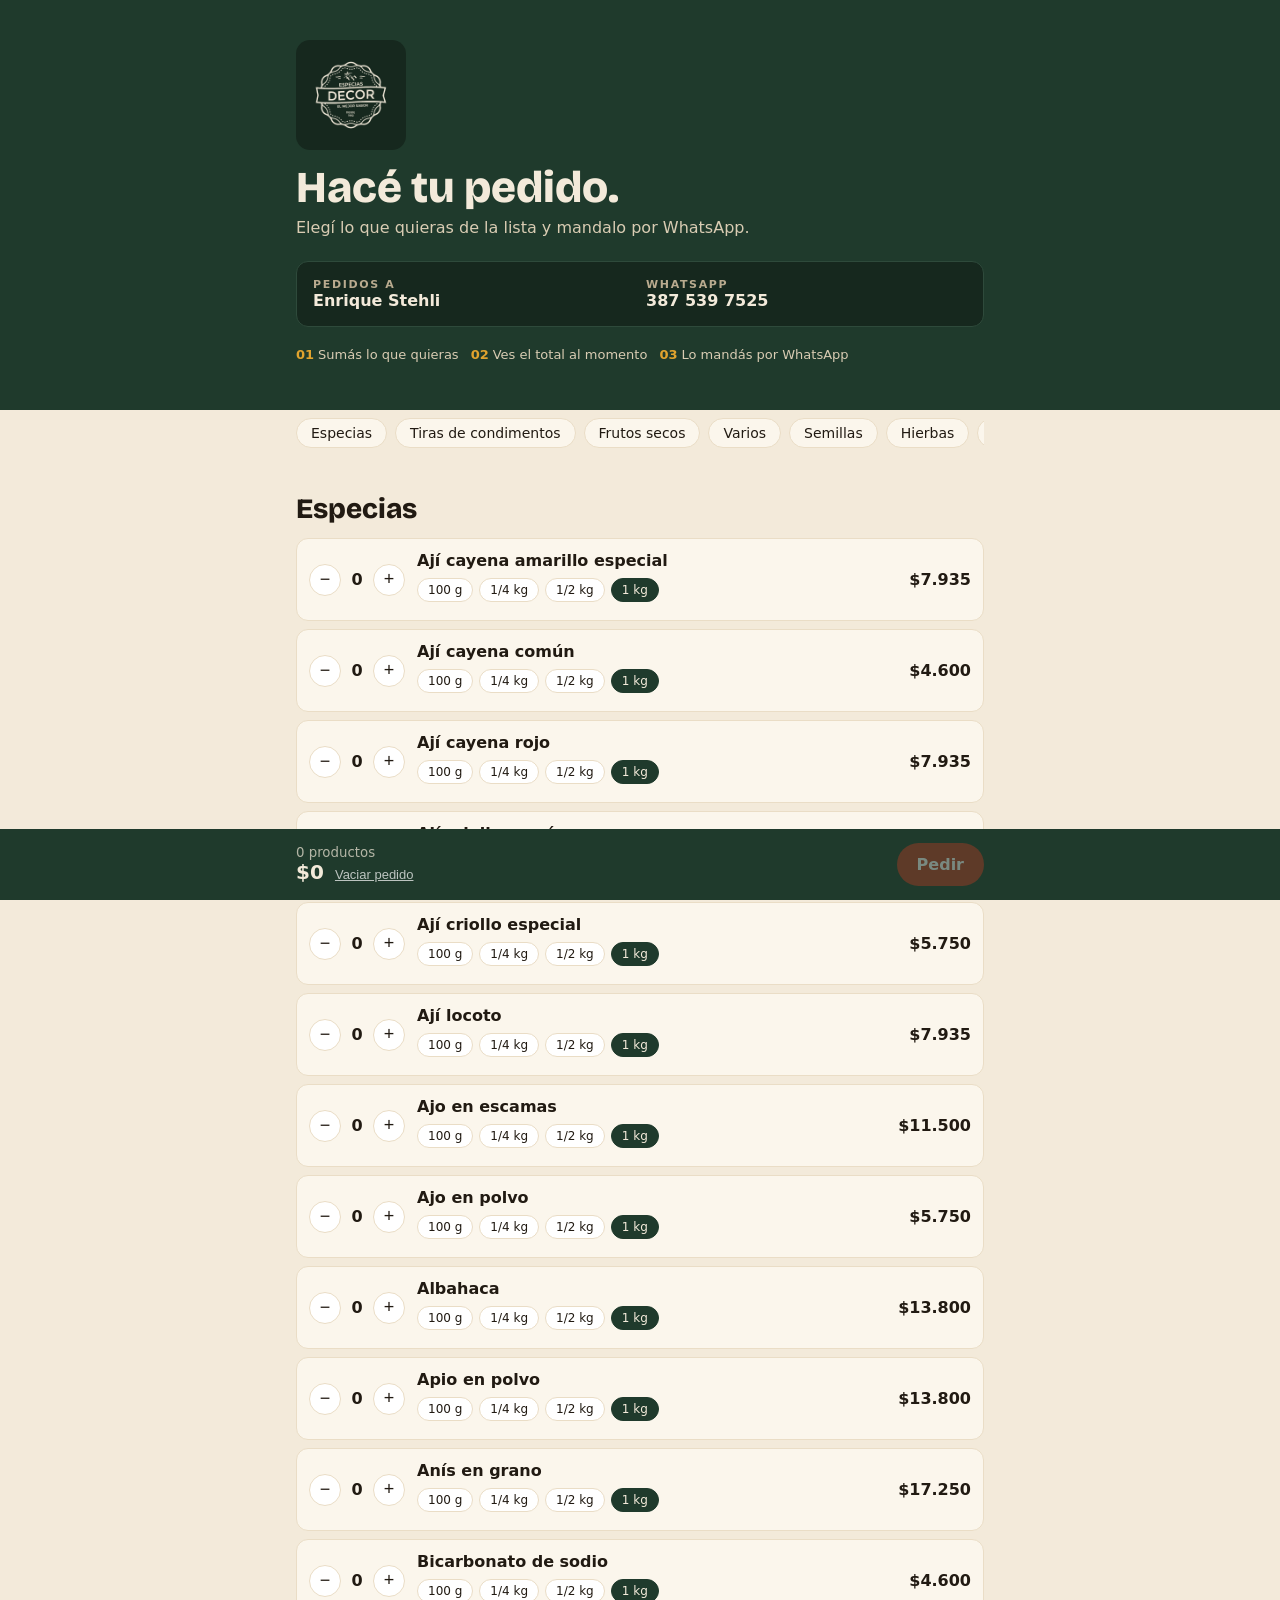
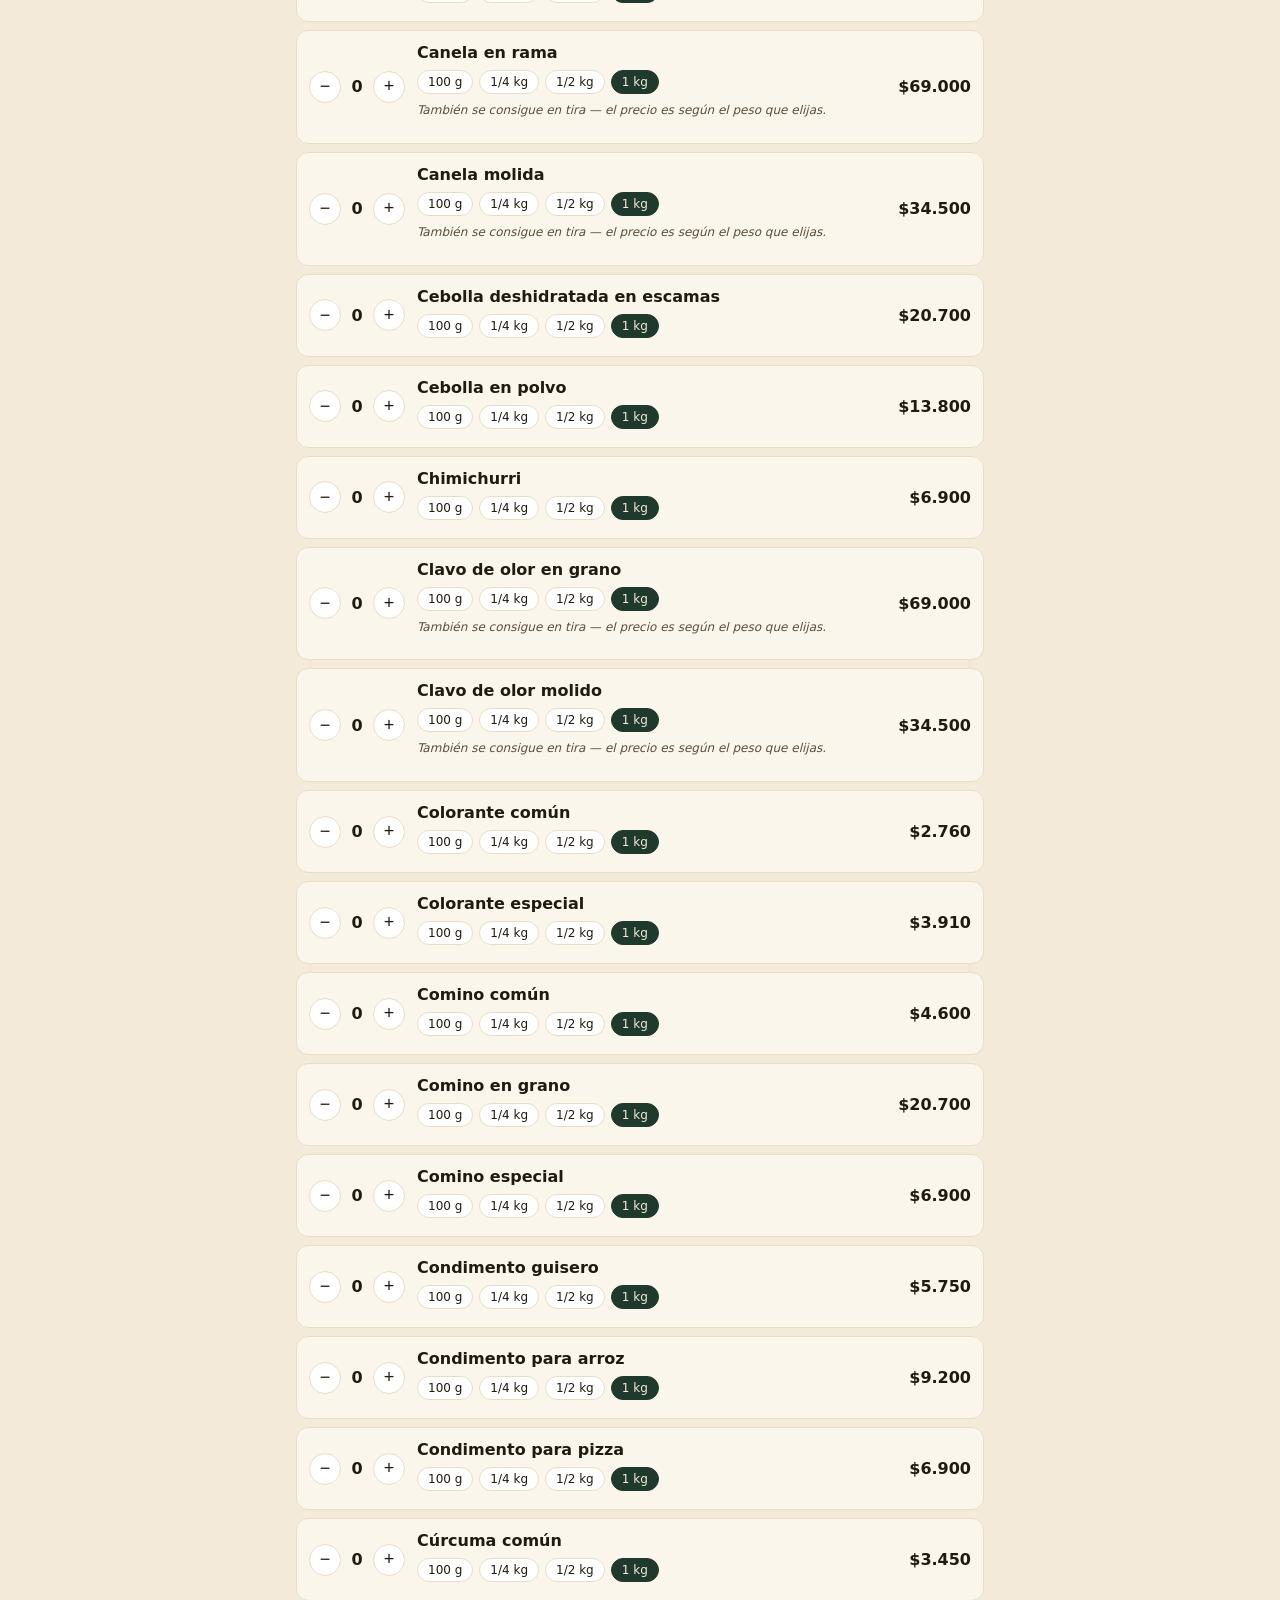
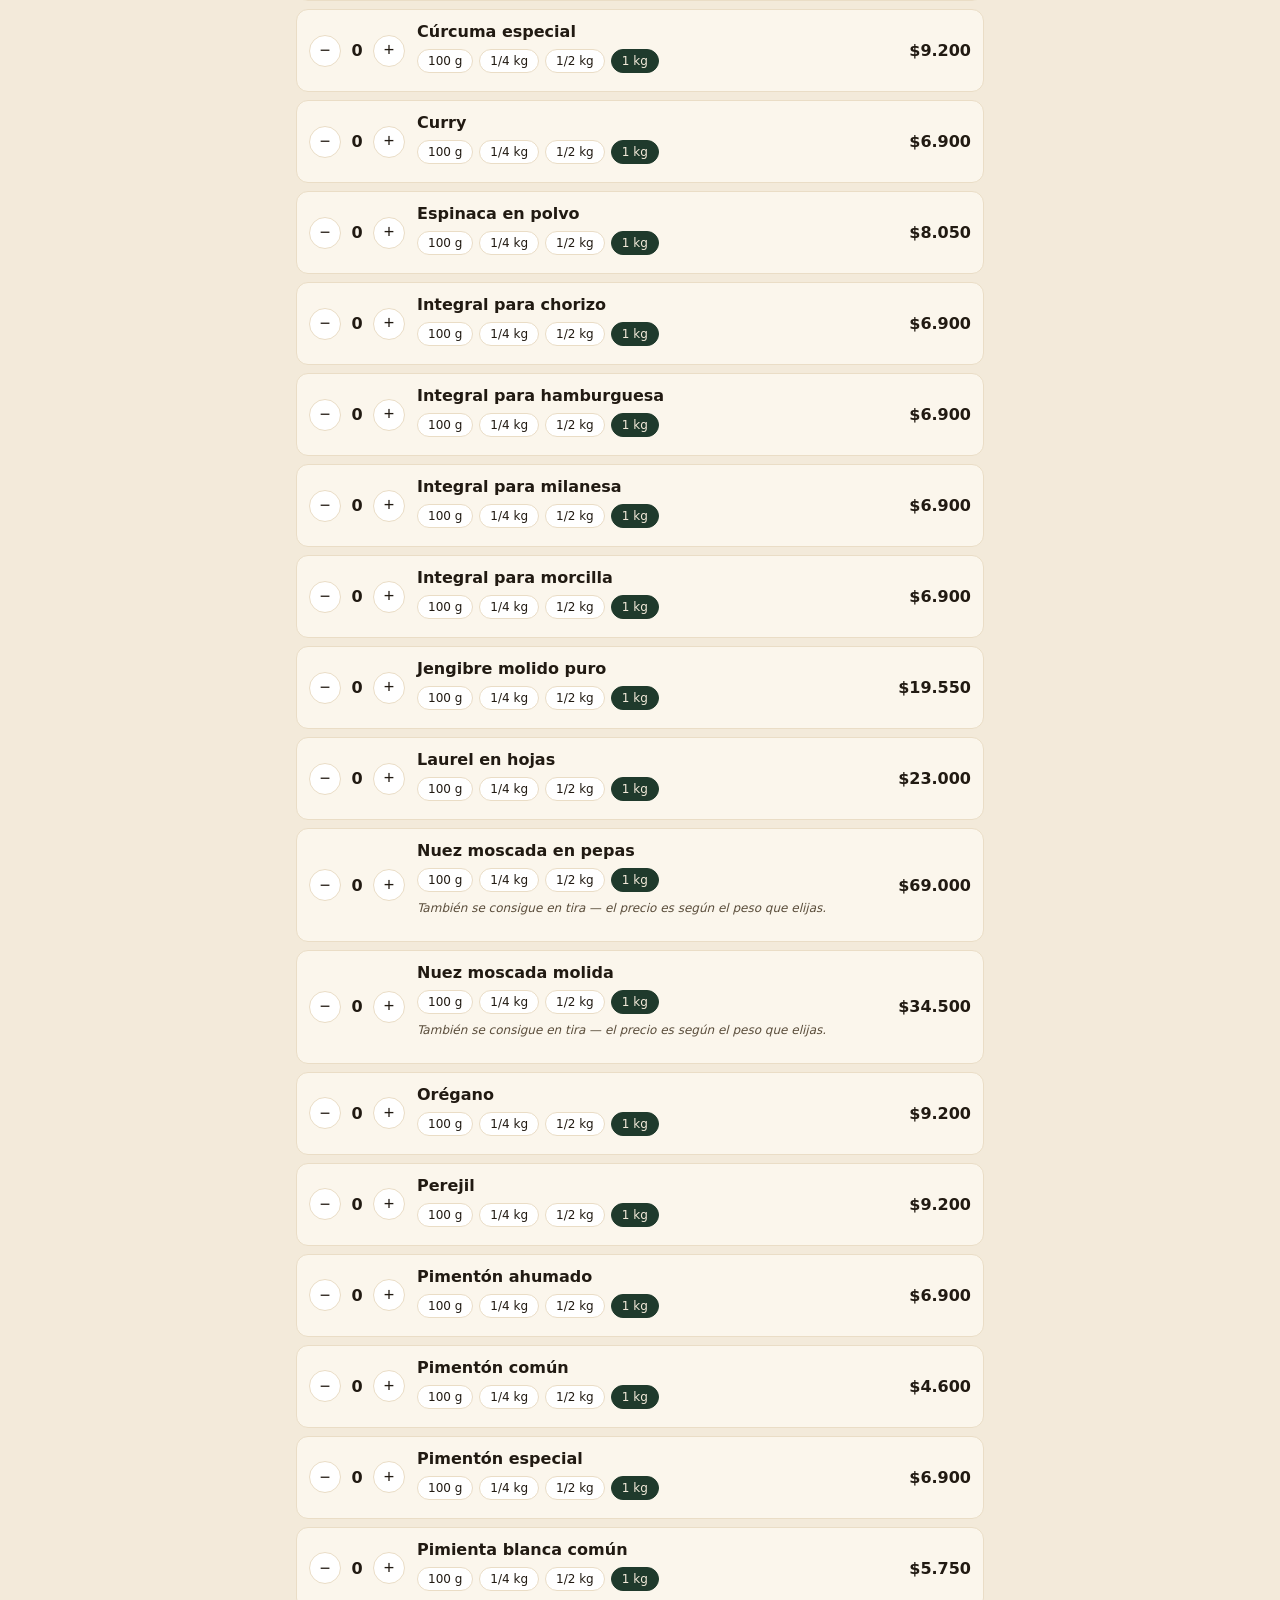
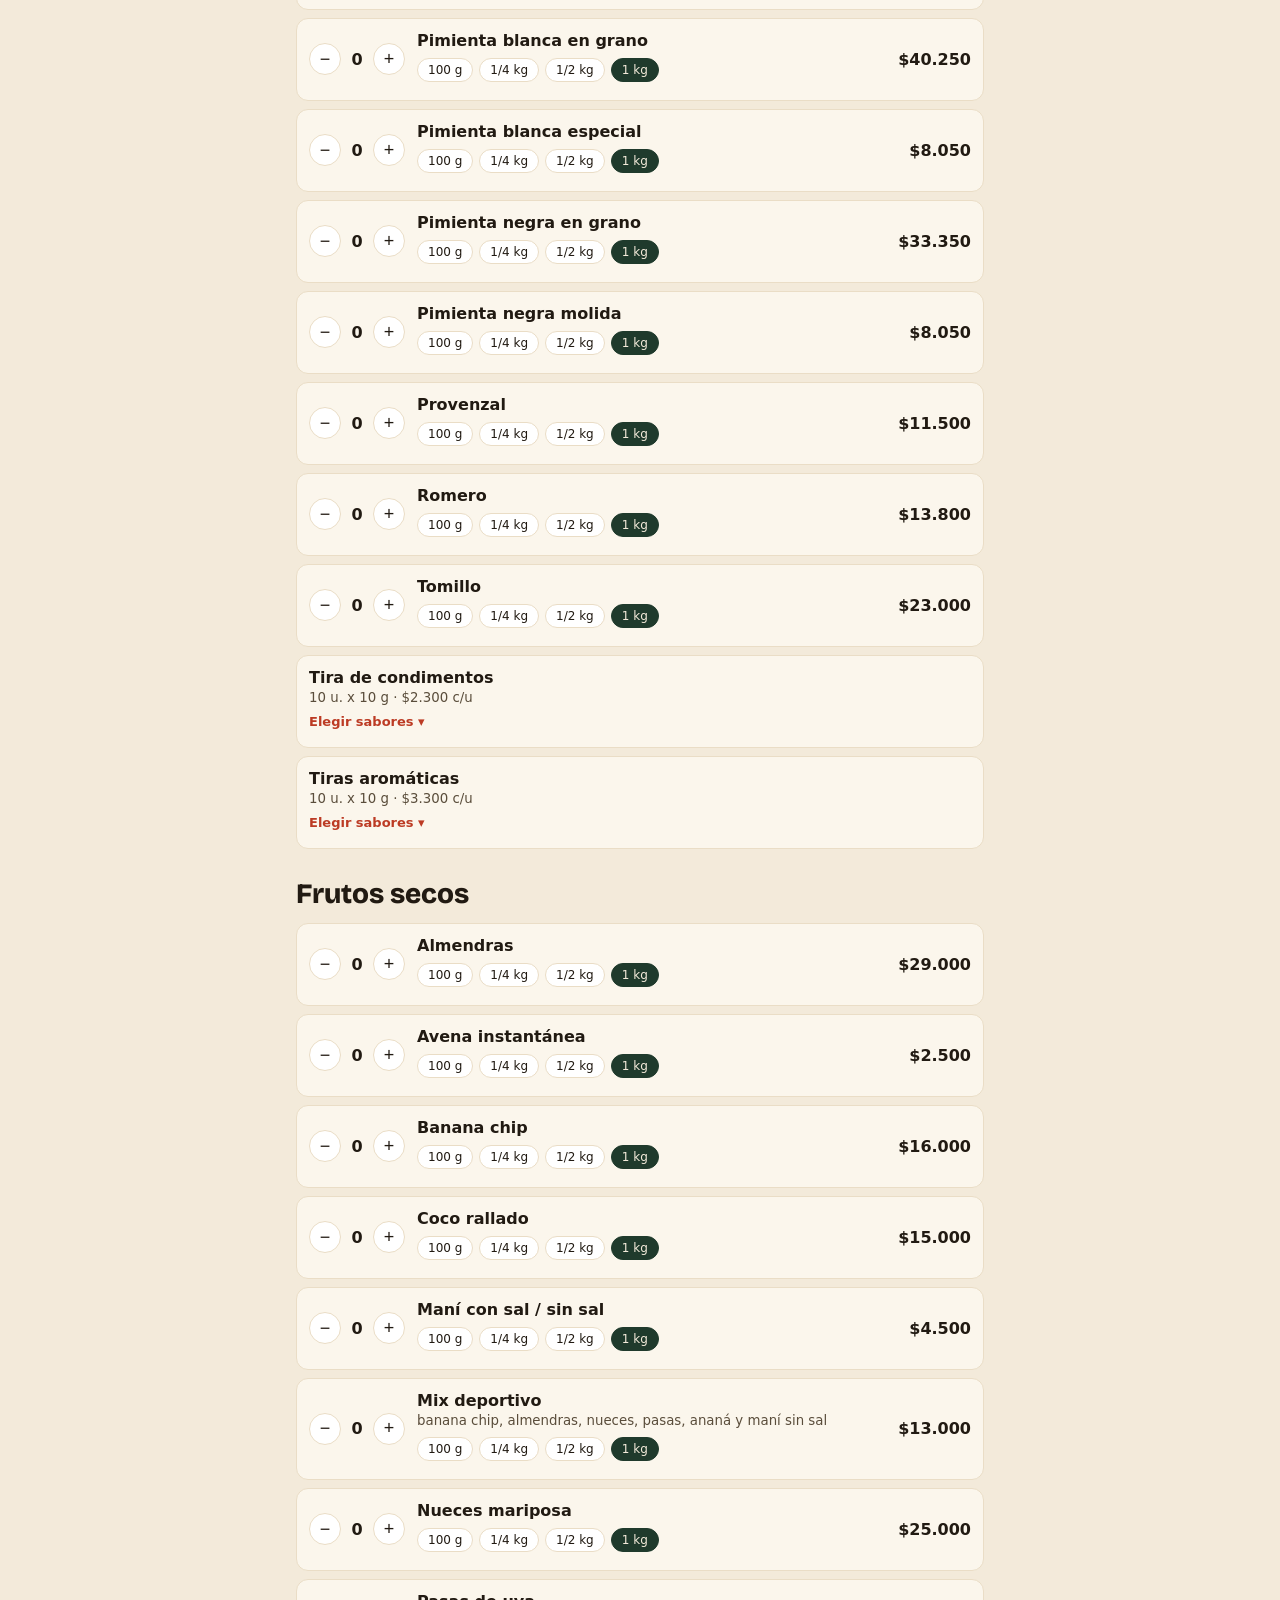
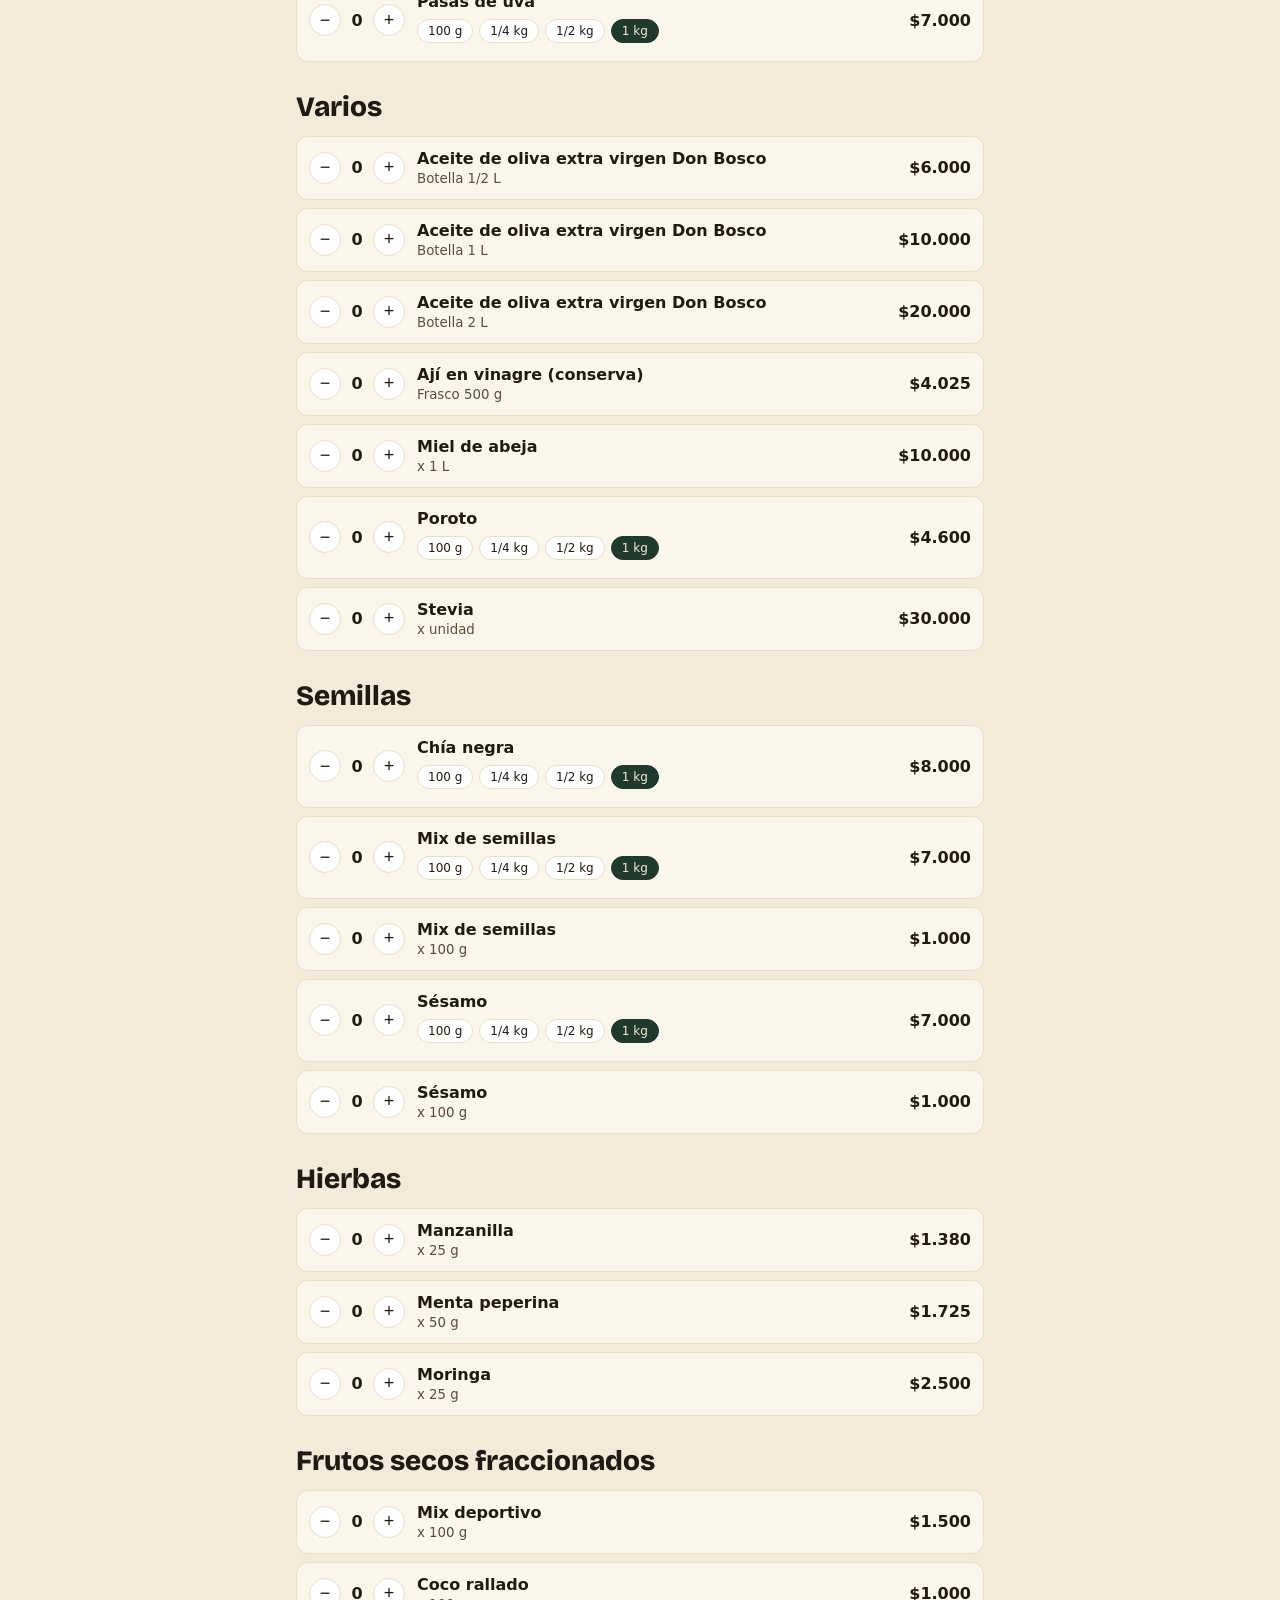
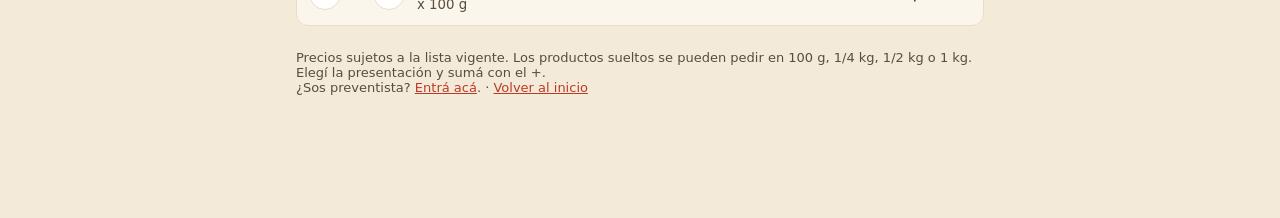
<file: catalogo.html>
<!doctype html>
<html lang="es">
<head>
<meta charset="utf-8">
<meta name="viewport" content="width=device-width, initial-scale=1">
<meta name="robots" content="noindex, nofollow">
<title>Pedidos — Especias Decor</title>
<link href="https://fonts.googleapis.com/css2?family=Bricolage+Grotesque:opsz,wght@12..96,700;12..96,800&family=Hanken+Grotesque:wght@400;500;600;700&display=swap" rel="stylesheet">
<link rel="stylesheet" href="styles.css">
</head>
<body>
<div class="wrap">
  <header class="hero">
    <img class="logo-hero" src="images/logo.png" alt="Especias Decor - El mejor sabor - Desde 1992">
    <h1>Hacé tu pedido.</h1>
    <p class="intro">Elegí lo que quieras de la lista y mandalo por WhatsApp.</p>
    <div class="datos">
      <div><span>PEDIDOS A</span><strong>Enrique Stehli</strong></div>
      <div><span>WHATSAPP</span><strong>387 539 7525</strong></div>
    </div>
    <div class="pasos">
      <div><b>01</b>Sumás lo que quieras</div>
      <div><b>02</b>Ves el total al momento</div>
      <div><b>03</b>Lo mandás por WhatsApp</div>
    </div>
  </header>

  <nav class="tabs" id="tabs"></nav>
  <main id="lista"></main>

  <p class="nota">Precios sujetos a la lista vigente. Los productos sueltos se pueden pedir en 100 g, 1/4 kg, 1/2 kg o 1 kg. Elegí la presentación y sumá con el +.<br>¿Sos preventista? <a href="pedidos-preventistas.html">Entrá acá</a>. · <a href="index.html">Volver al inicio</a></p>
</div>

<div class="barra vacia" id="barra">
  <div class="wrap">
    <div class="tot">
      <small id="cuenta">0 productos</small>
      <strong id="total">$0</strong>
      <button id="vaciar">Vaciar pedido</button>
    </div>
    <a id="pedir" href="#" target="_blank" rel="noopener">Pedir</a>
  </div>
</div>

<script src="productos.js"></script>
<script>
/* ===== LÓGICA (no hace falta tocar) ===== */
const carrito = {};      // clave "indice|presentacion" → cantidad
const elegida = {};      // indice → presentación seleccionada
const $ = id => document.getElementById(id);

function render(){
  const cats = [...new Set(PRODUCTOS.map(p => p.categoria))];
  const tabLinks = cats.map(c => `<a href="#${slug(c)}">${c}</a>`);
  tabLinks.splice(1, 0, '<a href="#tiras">Tiras de condimentos</a>');
  $('tabs').innerHTML = tabLinks.join('');
  $('lista').innerHTML = cats.map(c => `
    <h2 id="${slug(c)}">${c}</h2>
    ${PRODUCTOS.map((p,i) => {
      if (p.categoria !== c) return '';
      if (porKilo(p)) elegida[i] = '1kg';
      if (p.sabores) return `
      ${p.nombre === 'Tira de condimentos' ? '<div id="tiras" style="scroll-margin-top:60px"></div>' : ''}
      <div class="item sabor-item" id="item-${i}">
        <div class="info">
          <strong>${p.nombre}</strong>
          <small>${p.formato} · ${plata(p.precio)} c/u</small>
          <details class="sabores">
            <summary>Elegir sabores</summary>
            <div class="sabor-list">
              ${p.sabores.map((s,si) => `
                <div class="sabor-row">
                  <span>${typeof s === 'string' ? s : s.nombre}${typeof s === 'object' && s.confirmar ? ' <span class="tag-confirmar">(a confirmar)</span>' : ''}</span>
                  <div class="qty mini">
                    <button onclick="cambiarSabor(${i},${si},-1)" aria-label="Quitar">−</button>
                    <span id="qs-${i}-${si}">0</span>
                    <button onclick="cambiarSabor(${i},${si},1)" aria-label="Agregar">+</button>
                  </div>
                </div>`).join('')}
            </div>
          </details>
          <div class="sumado" id="sum-${i}"></div>
          ${p.nota ? `<p class="nota-item">${p.nota}</p>` : ''}
        </div>
      </div>`;
      return `
      <div class="item" id="item-${i}">
        <div class="qty">
          <button onclick="cambiar(${i},-1)" aria-label="Quitar">−</button>
          <span id="q-${i}">0</span>
          <button onclick="cambiar(${i},1)" aria-label="Agregar">+</button>
        </div>
        <div class="info">
          <strong>${p.nombre}</strong>
          ${detalle(p) ? `<small>${detalle(p)}</small>` : ''}
          ${porKilo(p) ? `<div class="chips" id="chips-${i}">${PRESENTACIONES.map(x =>
            `<button class="chip${x.id === '1kg' ? ' on' : ''}" data-p="${x.id}" onclick="elegir(${i},'${x.id}')">${x.etiqueta}</button>`).join('')}</div>
            <div class="sumado" id="sum-${i}"></div>` : ''}
          ${p.nota ? `<p class="nota-item">${p.nota}</p>` : ''}
        </div>
        <div class="precio" id="pr-${i}">${plata(precioDe(i, elegida[i]))}</div>
      </div>`;
    }).join('')}
  `).join('');
}

function clave(i){ return i + '|' + (elegida[i] || ''); }

function elegir(i, presId){
  elegida[i] = presId;
  document.querySelectorAll(`#chips-${i} .chip`).forEach(b => b.classList.toggle('on', b.dataset.p === presId));
  $('pr-' + i).textContent = plata(precioDe(i, presId));
  $('q-' + i).textContent = carrito[clave(i)] || 0;
}

function cambiar(i, d){
  const k = clave(i);
  carrito[k] = Math.max(0, (carrito[k] || 0) + d);
  if (!carrito[k]) delete carrito[k];
  pintarItem(i);
  actualizar();
}

function pintarItem(i){
  $('q-' + i).textContent = carrito[clave(i)] || 0;
  const delItem = Object.keys(carrito).filter(k => k.split('|')[0] == i);
  $('item-' + i).classList.toggle('activo', delItem.length > 0);
  const s = $('sum-' + i);
  if (s) s.textContent = delItem.length
    ? 'En el pedido: ' + delItem.map(k => carrito[k] + ' x ' + etiquetaDe(i, k.split('|')[1])).join(' · ')
    : '';
}

function claveSabor(i, si){ return i + '|@' + si; }

function cambiarSabor(i, si, d){
  const k = claveSabor(i, si);
  carrito[k] = Math.max(0, (carrito[k] || 0) + d);
  if (!carrito[k]) delete carrito[k];
  pintarSaborItem(i);
  actualizar();
}

function pintarSaborItem(i){
  const p = PRODUCTOS[i];
  p.sabores.forEach((s, si) => {
    $('qs-' + i + '-' + si).textContent = carrito[claveSabor(i, si)] || 0;
  });
  const elegidos = p.sabores.map((s, si) => ({ nombre: typeof s === 'string' ? s : s.nombre, qty: carrito[claveSabor(i, si)] || 0 })).filter(e => e.qty > 0);
  $('item-' + i).classList.toggle('activo', elegidos.length > 0);
  const sum = $('sum-' + i);
  if (sum) sum.textContent = elegidos.length
    ? 'En el pedido: ' + elegidos.map(e => e.qty + ' x ' + e.nombre).join(' · ')
    : '';
}

function infoDeClave(k){
  const [iStr, variant] = k.split('|');
  const i = +iStr;
  if (variant && variant[0] === '@') {
    const sab = PRODUCTOS[i].sabores[+variant.slice(1)];
    const nombre = typeof sab === 'string' ? sab : sab.nombre;
    const confirmar = typeof sab === 'object' && sab.confirmar;
    return { nombre: `${PRODUCTOS[i].nombre} - ${nombre}`, precio: confirmar ? 0 : PRODUCTOS[i].precio, confirmar };
  }
  return { nombre: `${PRODUCTOS[i].nombre} (${etiquetaDe(i, variant)})`, precio: precioDe(i, variant), confirmar: false };
}

function actualizar(){
  const ks = Object.keys(carrito);
  const cant = ks.reduce((a,k) => a + carrito[k], 0);
  const total = ks.reduce((a,k) => a + carrito[k] * infoDeClave(k).precio, 0);
  $('cuenta').textContent = cant + (cant === 1 ? ' producto' : ' productos');
  $('total').textContent = plata(total);
  $('barra').classList.toggle('vacia', cant === 0);

  const lineas = ks.map(k => {
    const info = infoDeClave(k);
    const precioTxt = info.confirmar ? 'precio a confirmar' : plata(carrito[k] * info.precio);
    return `• ${carrito[k]} x ${info.nombre} — ${precioTxt}`;
  }).join('\n');
  const msg = `*Pedido Especias Decor*\n\nHola ${VENDEDORA.nombre}, quiero hacer este pedido:\n\n${lineas}\n\n*Total: ${plata(total)}*\n\nGracias.`;
  $('pedir').href = `https://wa.me/${VENDEDORA.whatsapp}?text=${encodeURIComponent(msg)}`;
}

$('vaciar').onclick = () => {
  const items = new Set(Object.keys(carrito).map(k => +k.split('|')[0]));
  Object.keys(carrito).forEach(k => delete carrito[k]);
  items.forEach(i => PRODUCTOS[i].sabores ? pintarSaborItem(i) : pintarItem(i));
  actualizar();
};

render(); actualizar();
</script>
</body>
</html>
</file>
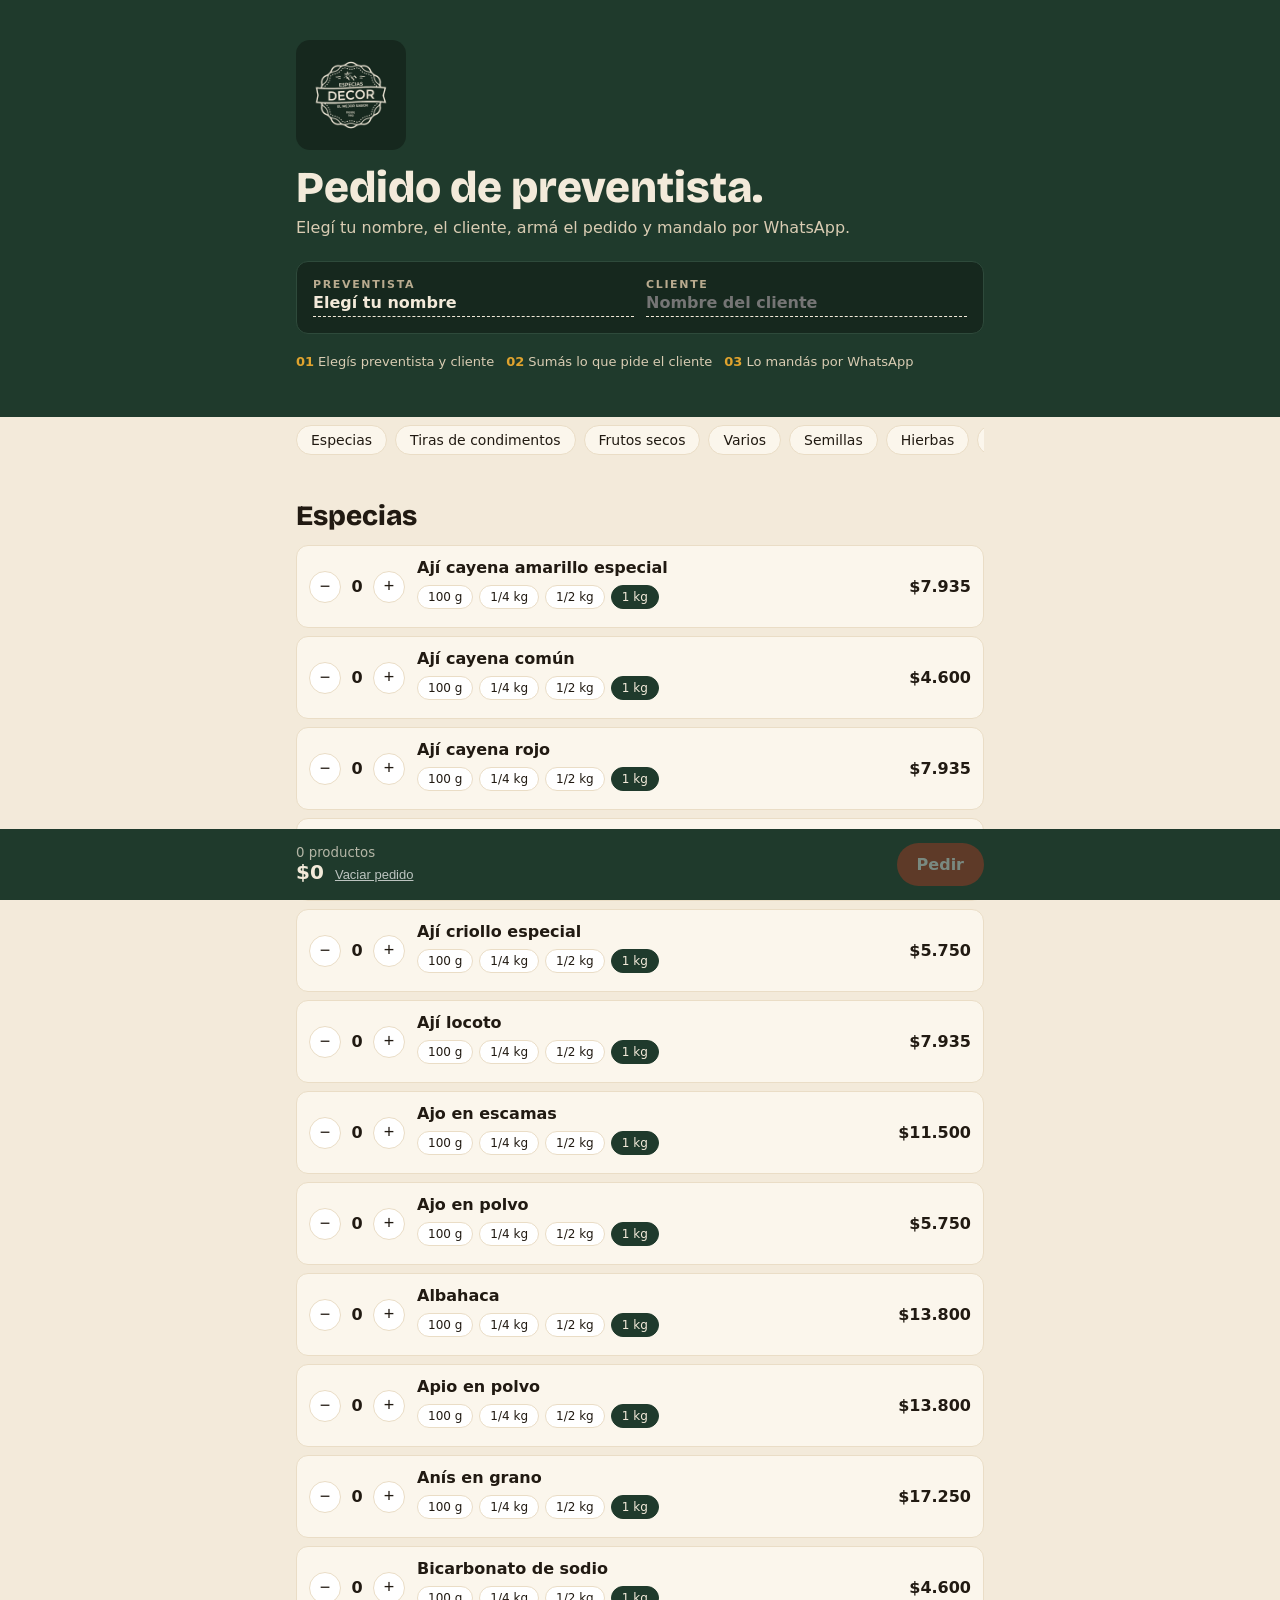
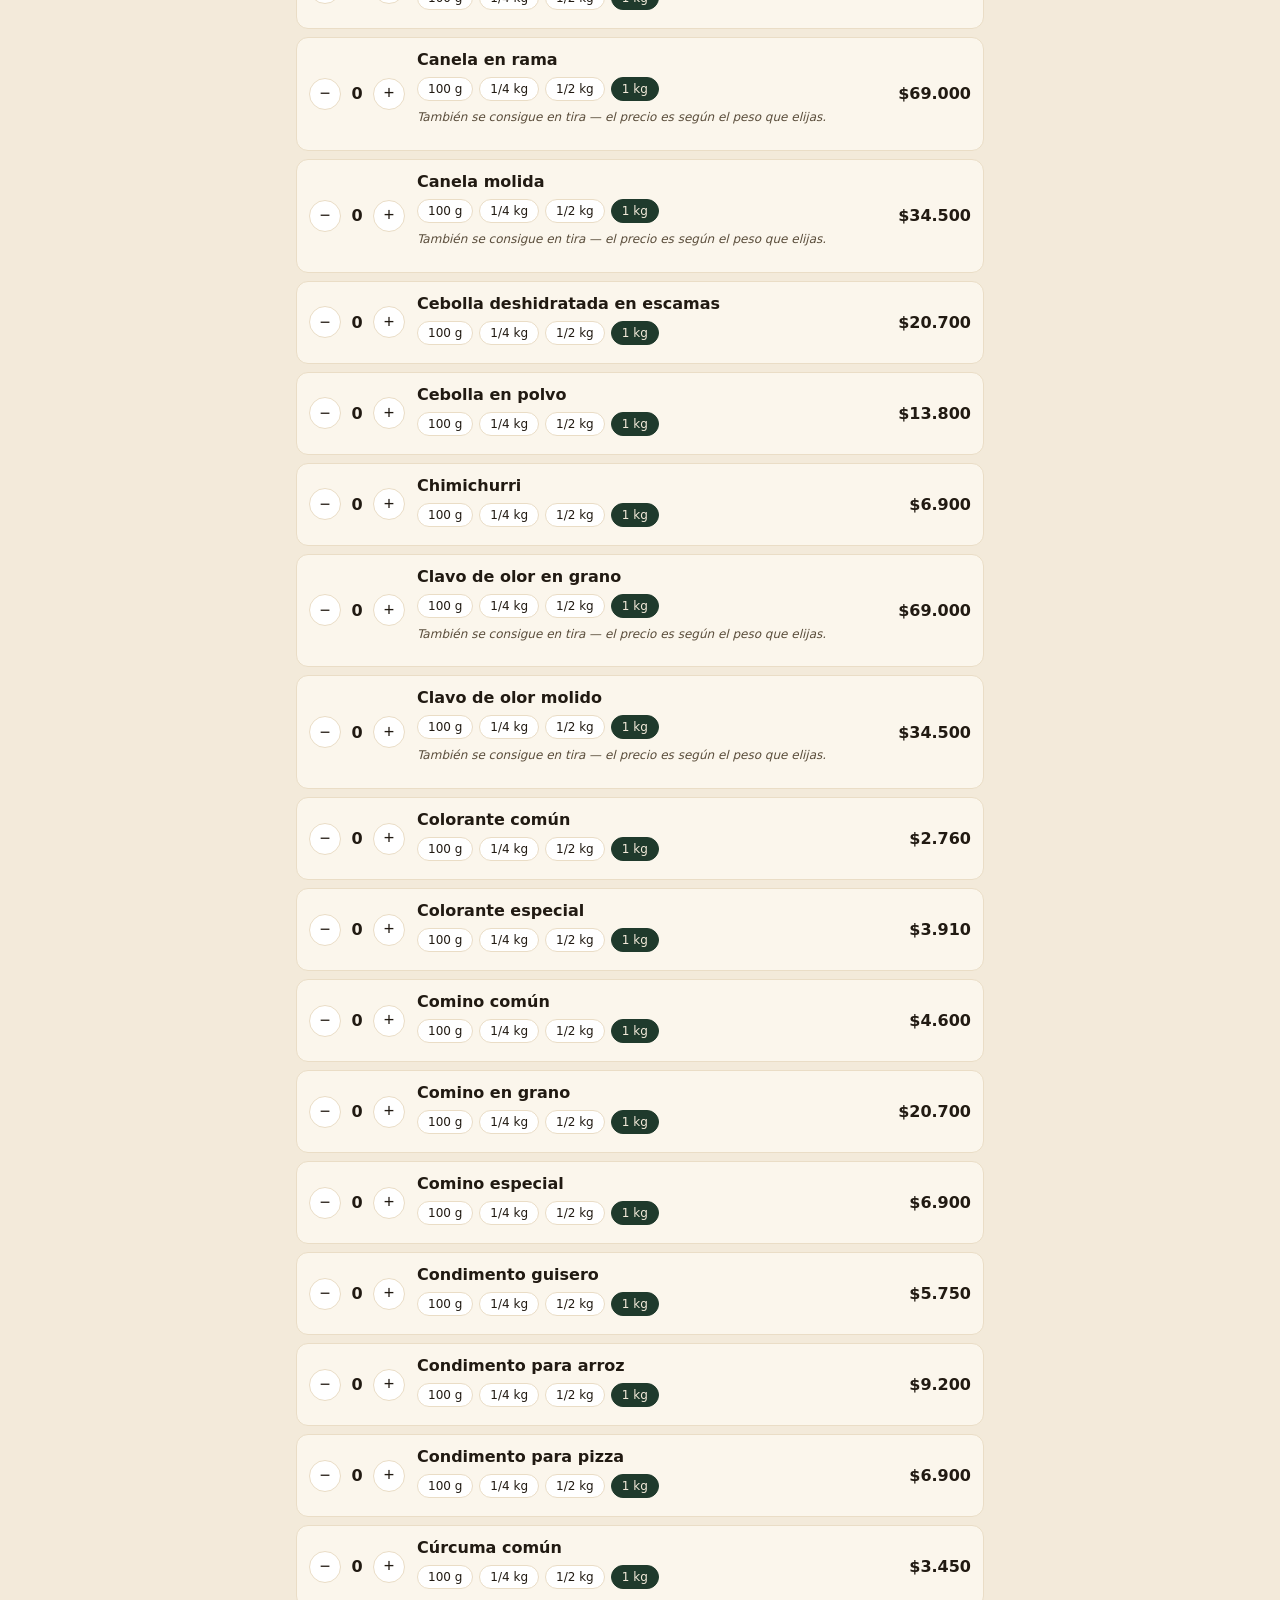
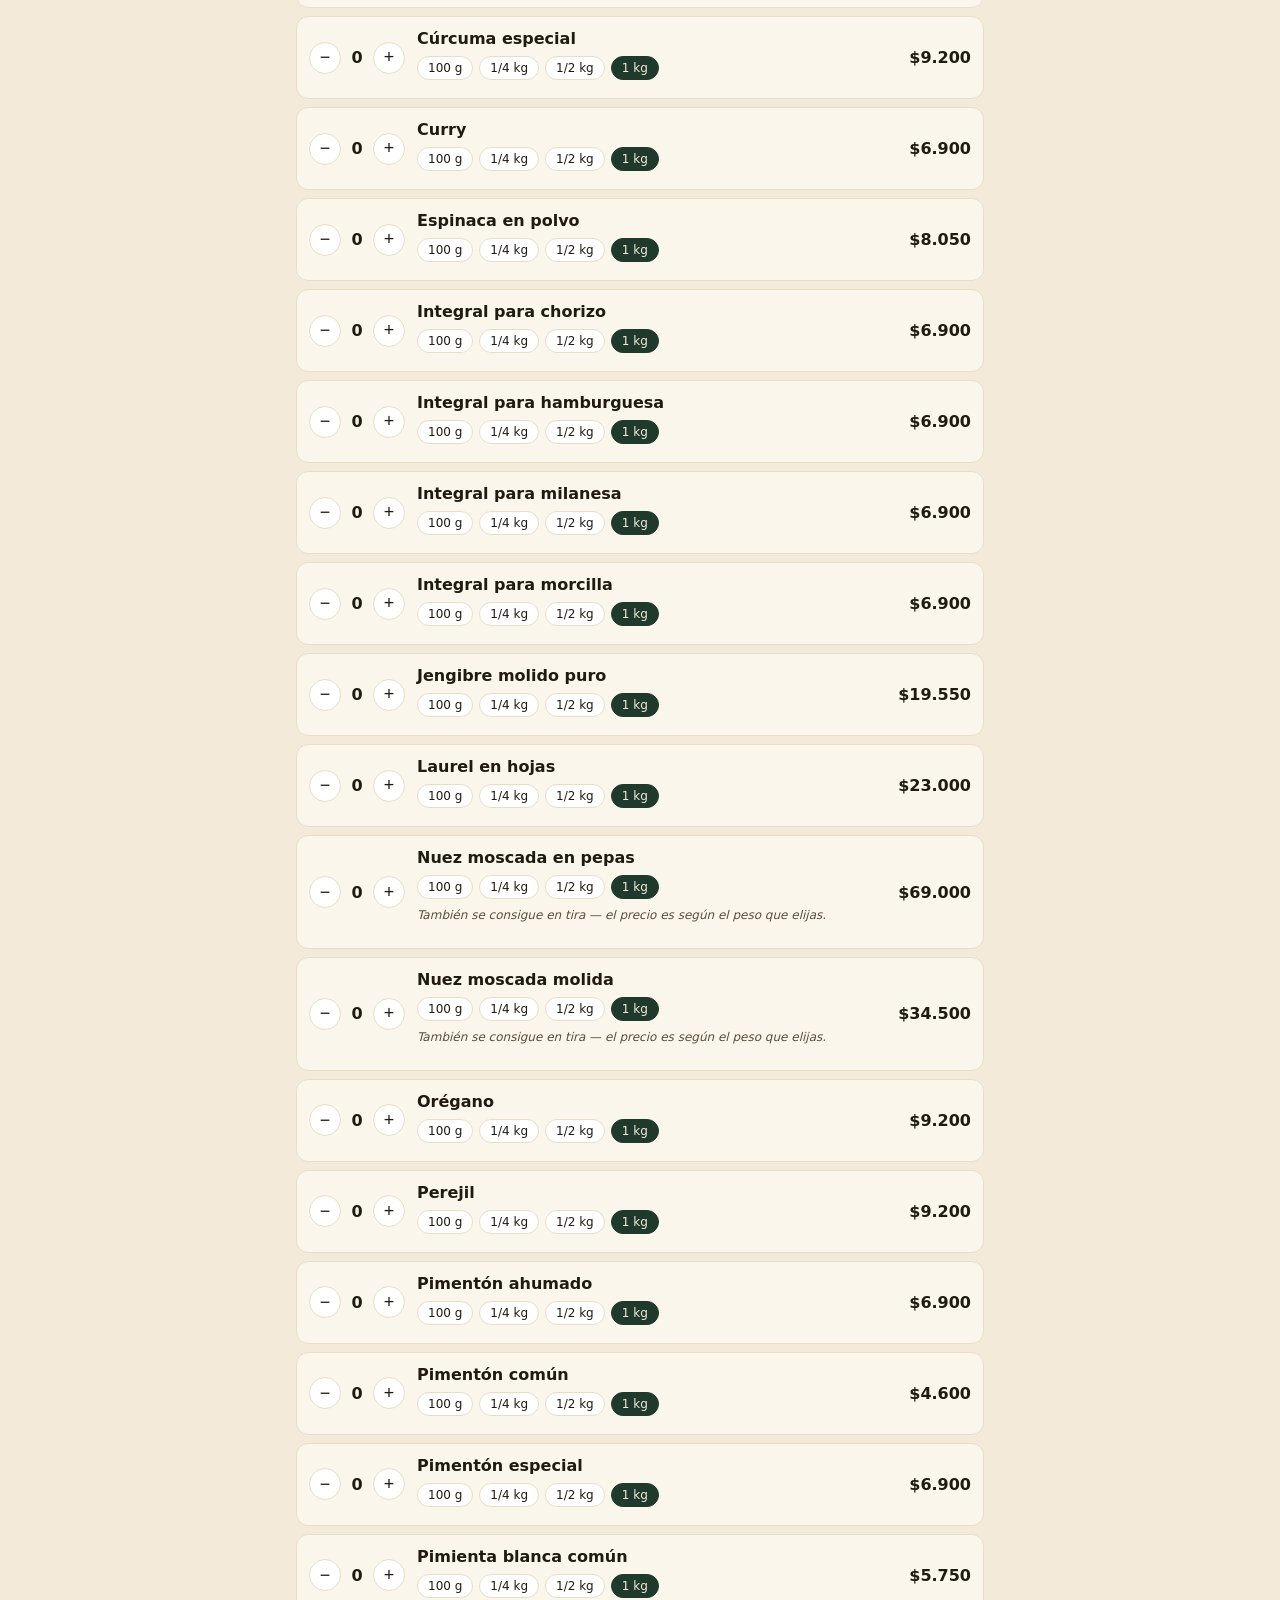
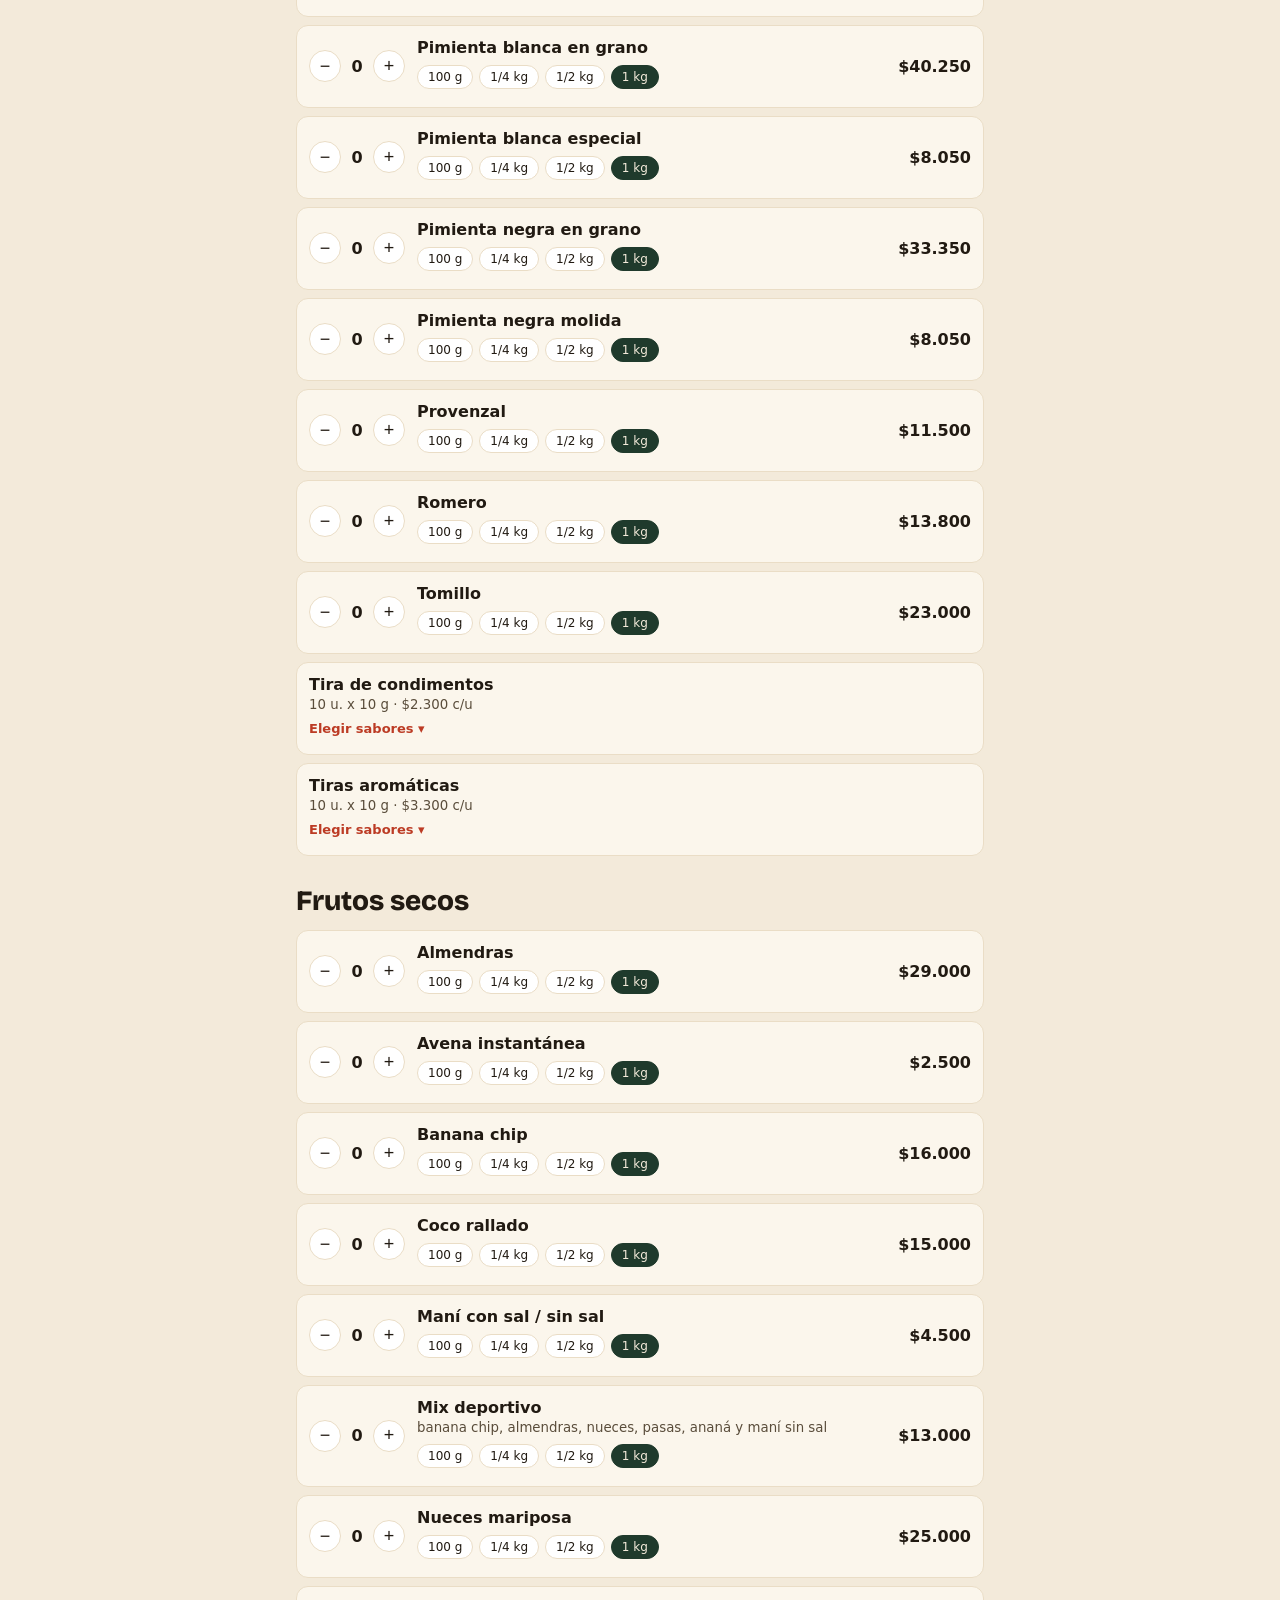
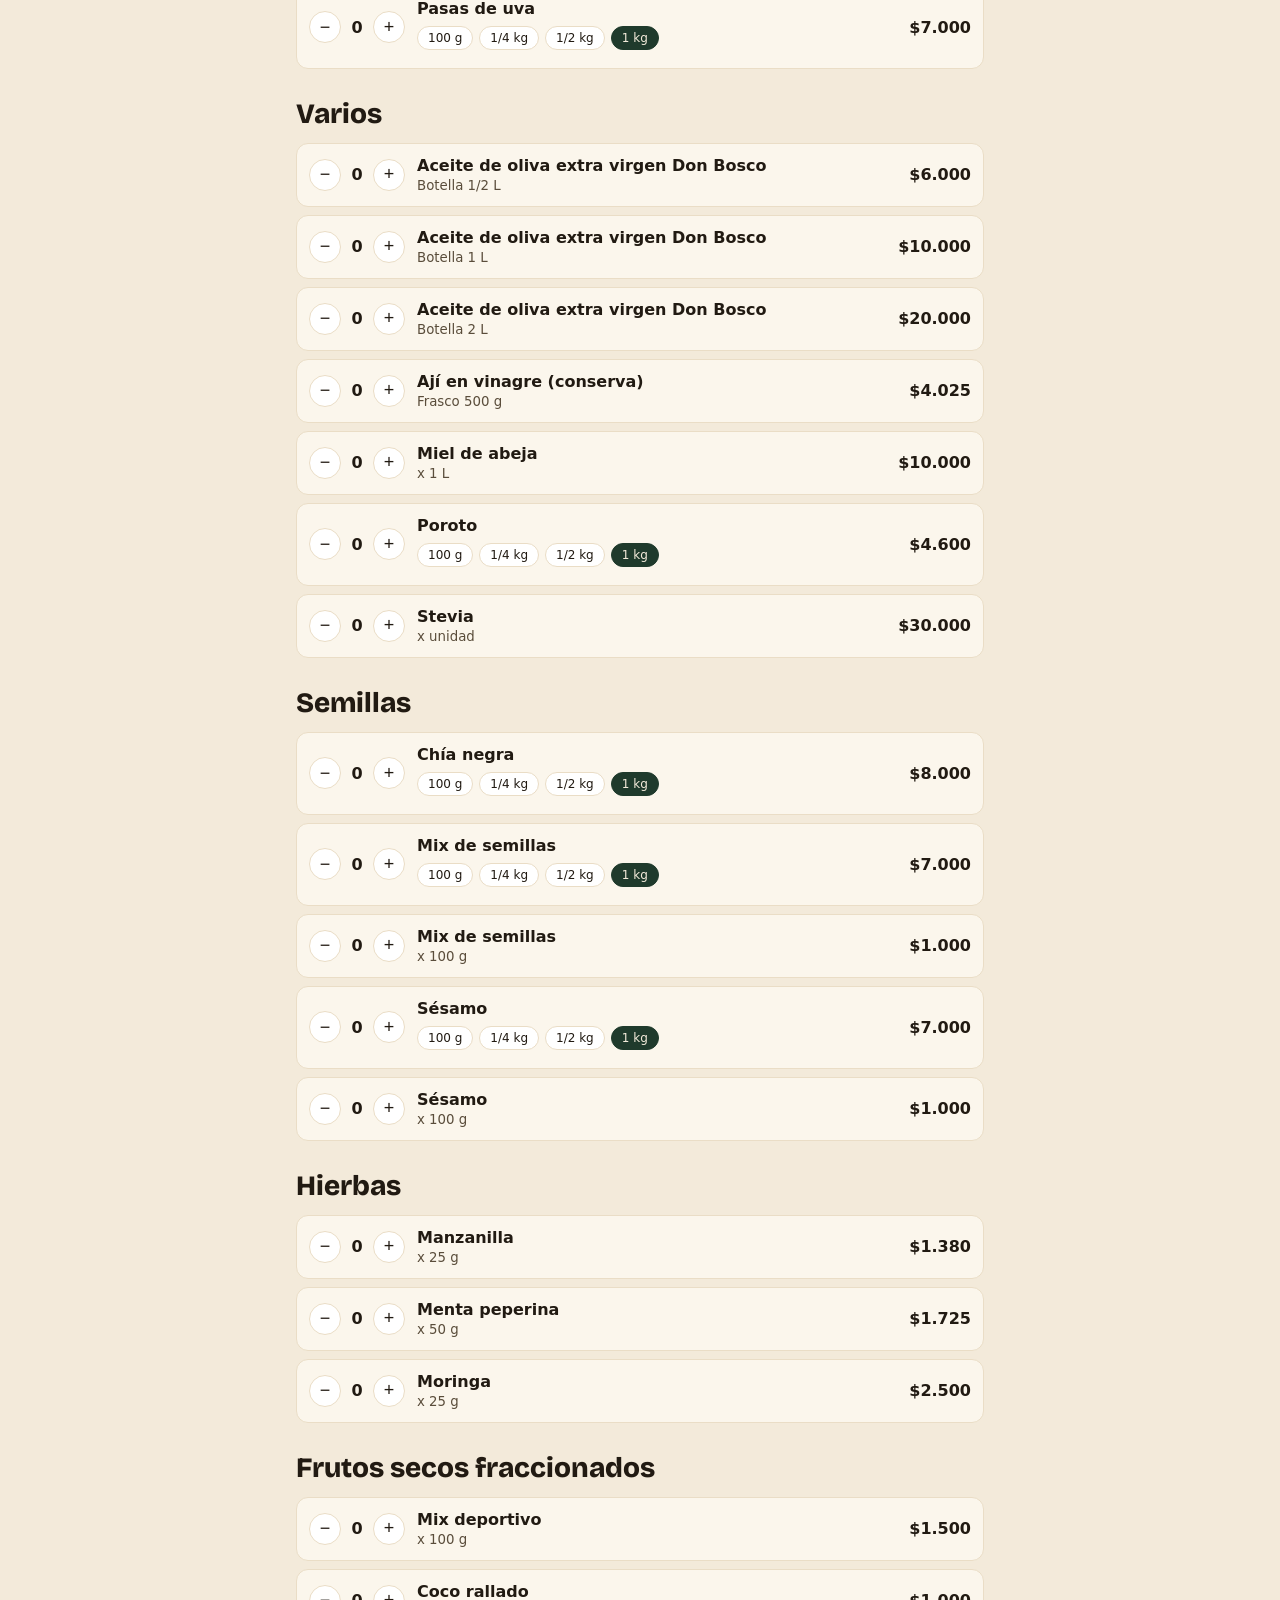
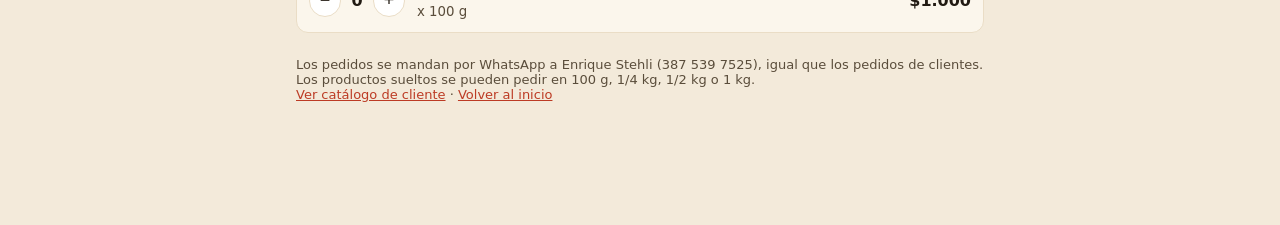
<file: pedidos-preventistas.html>
<!doctype html>
<html lang="es">
<head>
<meta charset="utf-8">
<meta name="viewport" content="width=device-width, initial-scale=1">
<meta name="robots" content="noindex, nofollow">
<title>Pedidos preventistas — Especias Decor</title>
<link href="https://fonts.googleapis.com/css2?family=Bricolage+Grotesque:opsz,wght@12..96,700;12..96,800&family=Hanken+Grotesque:wght@400;500;600;700&display=swap" rel="stylesheet">
<link rel="stylesheet" href="styles.css">
</head>
<body>
<div class="wrap">
  <header class="hero">
    <img class="logo-hero" src="images/logo.png" alt="Especias Decor - El mejor sabor - Desde 1992">
    <h1>Pedido de preventista.</h1>
    <p class="intro">Elegí tu nombre, el cliente, armá el pedido y mandalo por WhatsApp.</p>
    <div class="datos" id="datos">
      <div id="campo-preventista">
        <span>PREVENTISTA</span>
        <select id="preventista">
          <option value="" disabled selected>Elegí tu nombre</option>
          <!-- Preventistas-options -->
        </select>
      </div>
      <div id="campo-cliente">
        <span>CLIENTE</span>
        <input type="text" id="cliente" placeholder="Nombre del cliente" autocomplete="off">
      </div>
    </div>
    <div class="pasos">
      <div><b>01</b>Elegís preventista y cliente</div>
      <div><b>02</b>Sumás lo que pide el cliente</div>
      <div><b>03</b>Lo mandás por WhatsApp</div>
    </div>
  </header>

  <nav class="tabs" id="tabs"></nav>
  <main id="lista"></main>

  <p class="nota">Los pedidos se mandan por WhatsApp a Enrique Stehli (387 539 7525), igual que los pedidos de clientes. Los productos sueltos se pueden pedir en 100 g, 1/4 kg, 1/2 kg o 1 kg.<br><a href="catalogo.html">Ver catálogo de cliente</a> · <a href="index.html">Volver al inicio</a></p>
</div>

<div class="barra vacia" id="barra">
  <div class="wrap">
    <div class="tot">
      <small id="cuenta">0 productos</small>
      <strong id="total">$0</strong>
      <button id="vaciar">Vaciar pedido</button>
    </div>
    <a id="pedir" href="#" target="_blank" rel="noopener">Pedir</a>
  </div>
</div>

<script src="productos.js"></script>
<script>
/* ===== LÓGICA (no hace falta tocar) ===== */
const carrito = {};      // clave "indice|presentacion" → cantidad
const elegida = {};      // indice → presentación seleccionada
const $ = id => document.getElementById(id);

$('preventista').innerHTML += PREVENTISTAS.map(p => `<option value="${p}">${p}</option>`).join('');

function render(){
  const cats = [...new Set(PRODUCTOS.map(p => p.categoria))];
  const tabLinks = cats.map(c => `<a href="#${slug(c)}">${c}</a>`);
  tabLinks.splice(1, 0, '<a href="#tiras">Tiras de condimentos</a>');
  $('tabs').innerHTML = tabLinks.join('');
  $('lista').innerHTML = cats.map(c => `
    <h2 id="${slug(c)}">${c}</h2>
    ${PRODUCTOS.map((p,i) => {
      if (p.categoria !== c) return '';
      if (porKilo(p)) elegida[i] = '1kg';
      if (p.sabores) return `
      ${p.nombre === 'Tira de condimentos' ? '<div id="tiras" style="scroll-margin-top:60px"></div>' : ''}
      <div class="item sabor-item" id="item-${i}">
        <div class="info">
          <strong>${p.nombre}</strong>
          <small>${p.formato} · ${plata(p.precio)} c/u</small>
          <details class="sabores">
            <summary>Elegir sabores</summary>
            <div class="sabor-list">
              ${p.sabores.map((s,si) => `
                <div class="sabor-row">
                  <span>${typeof s === 'string' ? s : s.nombre}${typeof s === 'object' && s.confirmar ? ' <span class="tag-confirmar">(a confirmar)</span>' : ''}</span>
                  <div class="qty mini">
                    <button onclick="cambiarSabor(${i},${si},-1)" aria-label="Quitar">−</button>
                    <span id="qs-${i}-${si}">0</span>
                    <button onclick="cambiarSabor(${i},${si},1)" aria-label="Agregar">+</button>
                  </div>
                </div>`).join('')}
            </div>
          </details>
          <div class="sumado" id="sum-${i}"></div>
          ${p.nota ? `<p class="nota-item">${p.nota}</p>` : ''}
        </div>
      </div>`;
      return `
      <div class="item" id="item-${i}">
        <div class="qty">
          <button onclick="cambiar(${i},-1)" aria-label="Quitar">−</button>
          <span id="q-${i}">0</span>
          <button onclick="cambiar(${i},1)" aria-label="Agregar">+</button>
        </div>
        <div class="info">
          <strong>${p.nombre}</strong>
          ${detalle(p) ? `<small>${detalle(p)}</small>` : ''}
          ${porKilo(p) ? `<div class="chips" id="chips-${i}">${PRESENTACIONES.map(x =>
            `<button class="chip${x.id === '1kg' ? ' on' : ''}" data-p="${x.id}" onclick="elegir(${i},'${x.id}')">${x.etiqueta}</button>`).join('')}</div>
            <div class="sumado" id="sum-${i}"></div>` : ''}
          ${p.nota ? `<p class="nota-item">${p.nota}</p>` : ''}
        </div>
        <div class="precio" id="pr-${i}">${plata(precioDe(i, elegida[i]))}</div>
      </div>`;
    }).join('')}
  `).join('');
}

function clave(i){ return i + '|' + (elegida[i] || ''); }

function elegir(i, presId){
  elegida[i] = presId;
  document.querySelectorAll(`#chips-${i} .chip`).forEach(b => b.classList.toggle('on', b.dataset.p === presId));
  $('pr-' + i).textContent = plata(precioDe(i, presId));
  $('q-' + i).textContent = carrito[clave(i)] || 0;
}

function cambiar(i, d){
  const k = clave(i);
  carrito[k] = Math.max(0, (carrito[k] || 0) + d);
  if (!carrito[k]) delete carrito[k];
  pintarItem(i);
  actualizar();
}

function pintarItem(i){
  $('q-' + i).textContent = carrito[clave(i)] || 0;
  const delItem = Object.keys(carrito).filter(k => k.split('|')[0] == i);
  $('item-' + i).classList.toggle('activo', delItem.length > 0);
  const s = $('sum-' + i);
  if (s) s.textContent = delItem.length
    ? 'En el pedido: ' + delItem.map(k => carrito[k] + ' x ' + etiquetaDe(i, k.split('|')[1])).join(' · ')
    : '';
}

function claveSabor(i, si){ return i + '|@' + si; }

function cambiarSabor(i, si, d){
  const k = claveSabor(i, si);
  carrito[k] = Math.max(0, (carrito[k] || 0) + d);
  if (!carrito[k]) delete carrito[k];
  pintarSaborItem(i);
  actualizar();
}

function pintarSaborItem(i){
  const p = PRODUCTOS[i];
  p.sabores.forEach((s, si) => {
    $('qs-' + i + '-' + si).textContent = carrito[claveSabor(i, si)] || 0;
  });
  const elegidos = p.sabores.map((s, si) => ({ nombre: typeof s === 'string' ? s : s.nombre, qty: carrito[claveSabor(i, si)] || 0 })).filter(e => e.qty > 0);
  $('item-' + i).classList.toggle('activo', elegidos.length > 0);
  const sum = $('sum-' + i);
  if (sum) sum.textContent = elegidos.length
    ? 'En el pedido: ' + elegidos.map(e => e.qty + ' x ' + e.nombre).join(' · ')
    : '';
}

function infoDeClave(k){
  const [iStr, variant] = k.split('|');
  const i = +iStr;
  if (variant && variant[0] === '@') {
    const sab = PRODUCTOS[i].sabores[+variant.slice(1)];
    const nombre = typeof sab === 'string' ? sab : sab.nombre;
    const confirmar = typeof sab === 'object' && sab.confirmar;
    return { nombre: `${PRODUCTOS[i].nombre} - ${nombre}`, precio: confirmar ? 0 : PRODUCTOS[i].precio, confirmar };
  }
  return { nombre: `${PRODUCTOS[i].nombre} (${etiquetaDe(i, variant)})`, precio: precioDe(i, variant), confirmar: false };
}

function actualizar(){
  const ks = Object.keys(carrito);
  const cant = ks.reduce((a,k) => a + carrito[k], 0);
  const total = ks.reduce((a,k) => a + carrito[k] * infoDeClave(k).precio, 0);
  $('cuenta').textContent = cant + (cant === 1 ? ' producto' : ' productos');
  $('total').textContent = plata(total);
  $('barra').classList.toggle('vacia', cant === 0);

  const lineas = ks.map(k => {
    const info = infoDeClave(k);
    const precioTxt = info.confirmar ? 'precio a confirmar' : plata(carrito[k] * info.precio);
    return `• ${carrito[k]} x ${info.nombre} — ${precioTxt}`;
  }).join('\n');
  const preventista = $('preventista').value;
  const cliente = $('cliente').value.trim();
  const msg = `*Pedido Especias Decor — Preventista*\n\nPreventista: ${preventista || '(sin elegir)'}\nCliente: ${cliente || '(sin nombre)'}\n\n${lineas}\n\n*Total: ${plata(total)}*`;
  $('pedir').href = `https://wa.me/${VENDEDORA.whatsapp}?text=${encodeURIComponent(msg)}`;
}

$('pedir').addEventListener('click', e => {
  const faltaPreventista = !$('preventista').value;
  const faltaCliente = !$('cliente').value.trim();
  $('campo-preventista').classList.toggle('error', faltaPreventista);
  $('campo-cliente').classList.toggle('error', faltaCliente);
  if (faltaPreventista || faltaCliente){
    e.preventDefault();
    (faltaPreventista ? $('preventista') : $('cliente')).focus();
  }
});

$('preventista').onchange = () => { $('campo-preventista').classList.remove('error'); actualizar(); };
$('cliente').oninput = () => { $('campo-cliente').classList.remove('error'); actualizar(); };

$('vaciar').onclick = () => {
  const items = new Set(Object.keys(carrito).map(k => +k.split('|')[0]));
  Object.keys(carrito).forEach(k => delete carrito[k]);
  items.forEach(i => PRODUCTOS[i].sabores ? pintarSaborItem(i) : pintarItem(i));
  actualizar();
};

render(); actualizar();
</script>
</body>
</html>
</file>
<file: styles.css>
:root{
  --verde:#1F3A2C; --verde-2:#16281E; --pimenton:#BC3B24; --curcuma:#E0A32E;
  --aji:#D9641E; --crema:#F3EADA; --crema-2:#EADDC6; --tinta:#211A12;
  --bg:var(--crema); --card:#FBF6EC; --ink:var(--tinta); --muted:#5a4d3b;
  --accent:var(--pimenton); --accent-ink:#fff; --line:var(--crema-2);
}
*{box-sizing:border-box}
body{overflow-x:hidden;margin:0;background:var(--bg);color:var(--ink);font-family:'Hanken Grotesque',system-ui,sans-serif;padding-bottom:110px}
.wrap{max-width:720px;margin:0 auto;padding:0 16px}
.hero{background:var(--verde);color:var(--crema);margin:0 calc(50% - 50vw);padding:40px max(16px, calc(50vw - 344px)) 28px}
.hero .intro,.hero .pasos{color:#d9ccb3}
.hero .marca{color:var(--curcuma)}
.hero .datos{background:var(--verde-2);border-color:#2e4a3b}
.hero .datos div span{color:#b9ab8f}
.hero .pasos b{color:var(--curcuma)}
header{padding:0 0 24px}
.marca{letter-spacing:.2em;font-size:13px;font-weight:700;color:var(--accent)}
h1{font-family:'Bricolage Grotesque',system-ui,sans-serif;font-weight:800;font-size:44px;margin:8px 0 8px;line-height:1}
.intro{color:var(--muted);margin:0 0 24px}
.datos{display:grid;grid-template-columns:1fr 1fr;gap:12px;background:var(--card);border:1px solid var(--line);border-radius:12px;padding:16px}
.datos div span{display:block;font-size:11px;letter-spacing:.15em;color:var(--muted);font-weight:700}
.datos div strong{font-size:16px}
.datos select,.datos input[type=text]{width:100%;background:transparent;border:none;border-bottom:1px dashed currentColor;color:inherit;font-size:16px;font-weight:700;font-family:inherit;padding:2px 0 4px;appearance:none}
.datos select:focus,.datos input[type=text]:focus{outline:none;border-bottom-style:solid}
.datos .error select,.datos .error input[type=text]{border-bottom-color:var(--pimenton)}
.pasos{display:flex;gap:12px;margin:20px 0;font-size:13px;color:var(--muted)}
.pasos b{color:var(--accent);margin-right:4px}
.tabs{display:flex;gap:8px;overflow-x:auto;padding:8px 0 16px;position:sticky;top:0;background:var(--bg);z-index:5}
.tabs a{white-space:nowrap;font-weight:500;text-decoration:none;color:var(--ink);border:1px solid var(--line);border-radius:999px;padding:6px 14px;font-size:14px;background:var(--card)}
h2{font-family:'Bricolage Grotesque',system-ui,sans-serif;font-weight:800;font-size:28px;margin:28px 0 12px;scroll-margin-top:60px}
.item{display:flex;align-items:center;gap:12px;background:var(--card);border:1px solid var(--line);border-radius:12px;padding:12px;margin-bottom:8px}
.info{flex:1;min-width:0}
.info strong{display:block}
.info small{color:var(--muted)}
.precio{font-weight:700;white-space:nowrap}
.qty{display:flex;align-items:center;gap:6px}
.qty button{width:32px;height:32px;border-radius:50%;border:1px solid var(--line);background:#fff;font-size:18px;cursor:pointer;color:var(--ink)}
.qty span{min-width:20px;text-align:center;font-weight:700}
.chips{display:flex;flex-wrap:wrap;gap:6px;margin-top:8px}
.chip{border:1px solid var(--line);background:#fff;color:var(--ink);border-radius:999px;padding:4px 10px;font-size:12px;cursor:pointer;font-family:inherit}
.chip.on{background:var(--verde);color:var(--crema);border-color:var(--verde)}
.sumado{font-size:12px;color:var(--accent);margin-top:6px;font-weight:500}
.sabores{margin-top:8px;font-size:13px}
.sabores summary{cursor:pointer;color:var(--accent);font-weight:600;list-style:none}
.sabores summary::-webkit-details-marker{display:none}
.sabores summary::after{content:' ▾'}
.sabores[open] summary::after{content:' ▴'}
.sabores p{margin:6px 0 0;color:var(--muted);line-height:1.5}
.item.sabor-item{display:block}
.sabor-list{margin-top:10px}
.sabor-row{display:flex;align-items:center;justify-content:space-between;gap:12px;padding:8px 0;border-bottom:1px solid var(--line)}
.sabor-row:last-child{border-bottom:none}
.qty.mini button{width:26px;height:26px;font-size:15px}
.qty.mini span{min-width:16px}
.tag-confirmar{font-size:11px;color:var(--muted);font-style:italic;font-weight:400}
.nota-item{font-size:12px;color:var(--muted);margin-top:8px;font-style:italic;line-height:1.4}
.item.activo{border-color:var(--curcuma);box-shadow:inset 4px 0 0 var(--curcuma)}
.nota{font-size:13px;color:var(--muted);margin-top:24px}
.nota a{color:var(--accent)}
.barra{position:fixed;left:0;right:0;bottom:0;background:var(--verde);color:var(--crema);padding:14px 16px}
.barra .wrap{display:flex;align-items:center;gap:12px}
.barra .tot{flex:1}
.barra small{display:block;opacity:.7}
.barra strong{font-size:20px}
.barra button{background:none;border:none;color:#fff;opacity:.7;text-decoration:underline;cursor:pointer;font-size:13px}
.barra a{background:var(--accent);color:var(--accent-ink);text-decoration:none;padding:12px 20px;border-radius:999px;font-weight:700}
.barra.vacia a{opacity:.4;pointer-events:none}
@media (max-width:480px){h1{font-size:36px}.datos{grid-template-columns:1fr}}

/* ===== LANDING (index.html) ===== */
.l-wrap{max-width:1080px;margin:0 auto;padding:0 24px}
.l-header{position:sticky;top:0;z-index:10;background:rgba(243,234,218,.92);backdrop-filter:blur(6px);border-bottom:1px solid var(--line)}
.l-header .l-wrap{display:flex;align-items:center;justify-content:space-between;padding:16px 24px;gap:16px}
.l-brand{font-family:'Bricolage Grotesque',system-ui,sans-serif;font-weight:800;font-size:18px;letter-spacing:.02em;text-decoration:none;color:var(--ink)}
.l-brand span{color:var(--accent)}
.l-nav{display:flex;align-items:center;gap:24px}
.l-nav a{color:var(--ink);text-decoration:none;font-weight:500;font-size:15px}
.l-nav .btn-wsp{background:var(--verde);color:var(--crema);padding:10px 18px;border-radius:999px;font-weight:700;font-size:14px}
@media (max-width:720px){.l-nav a:not(.btn-wsp){display:none}}

.eyebrow{letter-spacing:.2em;font-size:12px;font-weight:700;color:var(--curcuma);text-transform:uppercase}

.l-hero{position:relative;margin:0 calc(50% - 50vw);min-height:640px;display:flex;align-items:flex-end;background:var(--verde-2) center/cover no-repeat}
.l-hero::after{content:"";position:absolute;inset:0;background:linear-gradient(0deg,rgba(15,26,18,.88) 10%,rgba(15,26,18,.45) 55%,rgba(15,26,18,.25) 100%)}
.l-hero .l-wrap{position:relative;z-index:1;padding:64px 24px 56px;color:var(--crema)}
.l-hero .eyebrow{color:var(--curcuma)}
.l-hero h1{color:#fff;margin:10px 0 16px;font-size:52px}
.l-hero p{color:#e7ddc9;max-width:46ch;font-size:17px;margin:0 0 28px}
@media (max-width:600px){.l-hero h1{font-size:36px}.l-hero{min-height:560px}}

.cta-row{display:flex;flex-wrap:wrap;gap:12px}
.btn{display:inline-flex;align-items:center;gap:8px;padding:14px 24px;border-radius:999px;font-weight:700;text-decoration:none;font-size:15px}
.btn-primary{background:var(--accent);color:var(--accent-ink)}
.btn-outline{border:1px solid rgba(255,255,255,.5);color:#fff}

.section{padding:64px 0}
.section-head{max-width:60ch;margin-bottom:36px}
.section-head h2{font-family:'Bricolage Grotesque',system-ui,sans-serif;font-weight:800;font-size:32px;margin:8px 0 10px}
.section-head p{color:var(--muted);margin:0;font-size:16px}
.section.alt{background:var(--card)}

.features-grid{display:grid;grid-template-columns:repeat(3,1fr);gap:24px}
.feature-card{background:var(--card);border:1px solid var(--line);border-radius:16px;padding:24px}
.feature-card .ico{font-size:28px;margin-bottom:10px}
.feature-card h3{font-size:18px;margin:0 0 8px}
.feature-card p{color:var(--muted);font-size:14px;margin:0;line-height:1.5}
@media (max-width:760px){.features-grid{grid-template-columns:1fr}}

.split{display:grid;grid-template-columns:1fr 1fr;gap:40px;align-items:center}
.split img{width:100%;border-radius:16px;display:block;max-height:460px;object-fit:cover}
@media (max-width:760px){.split{grid-template-columns:1fr}}

.segments-grid{display:grid;grid-template-columns:repeat(3,1fr);gap:20px}
.segment-card{border:1px solid var(--line);border-radius:16px;padding:20px;background:var(--bg)}
.segment-card h3{font-size:16px;margin:0 0 6px}
.segment-card p{color:var(--muted);font-size:14px;margin:0;line-height:1.5}
@media (max-width:760px){.segments-grid{grid-template-columns:1fr}}

.contact-box{background:var(--verde);color:var(--crema);border-radius:20px;padding:48px 40px;text-align:center}
.contact-box h2{font-family:'Bricolage Grotesque',system-ui,sans-serif;font-weight:800;font-size:28px;margin:0 0 12px}
.contact-box p{color:#d9ccb3;margin:0 0 24px}
.contact-box .cta-row{justify-content:center}

.l-footer{background:var(--verde-2);color:#cfc3a9;padding:40px 0 24px;margin-top:40px}
.l-footer .l-wrap{display:flex;flex-wrap:wrap;justify-content:space-between;gap:24px}
.l-footer h4{color:var(--crema);font-size:16px;margin:0 0 4px}
.l-footer .muted-sm{font-size:13px;color:#a79a7e;margin:0}
.l-footer nav{display:flex;flex-direction:column;gap:6px}
.l-footer a{color:#cfc3a9;text-decoration:none;font-size:14px}
.l-footer a:hover{color:var(--crema)}
.l-footer .bottom{max-width:1080px;margin:32px auto 0;padding:20px 24px 0;border-top:1px solid #2e4a3b;font-size:12px;color:#a79a7e;display:flex;justify-content:space-between;flex-wrap:wrap;gap:8px}

/* Logo e imagenes */
.l-logo{height:64px;width:64px;border-radius:12px;display:block;object-fit:cover}
.logo-hero{width:110px;height:110px;display:block;margin-bottom:16px;border-radius:14px;object-fit:cover}
.duo{display:grid;grid-template-columns:repeat(3,1fr);gap:12px}
.duo img{width:100%;height:280px;object-fit:cover;border-radius:16px;display:block}
@media (max-width:760px){.duo{grid-template-columns:1fr}.duo img{height:220px}}
</file>
